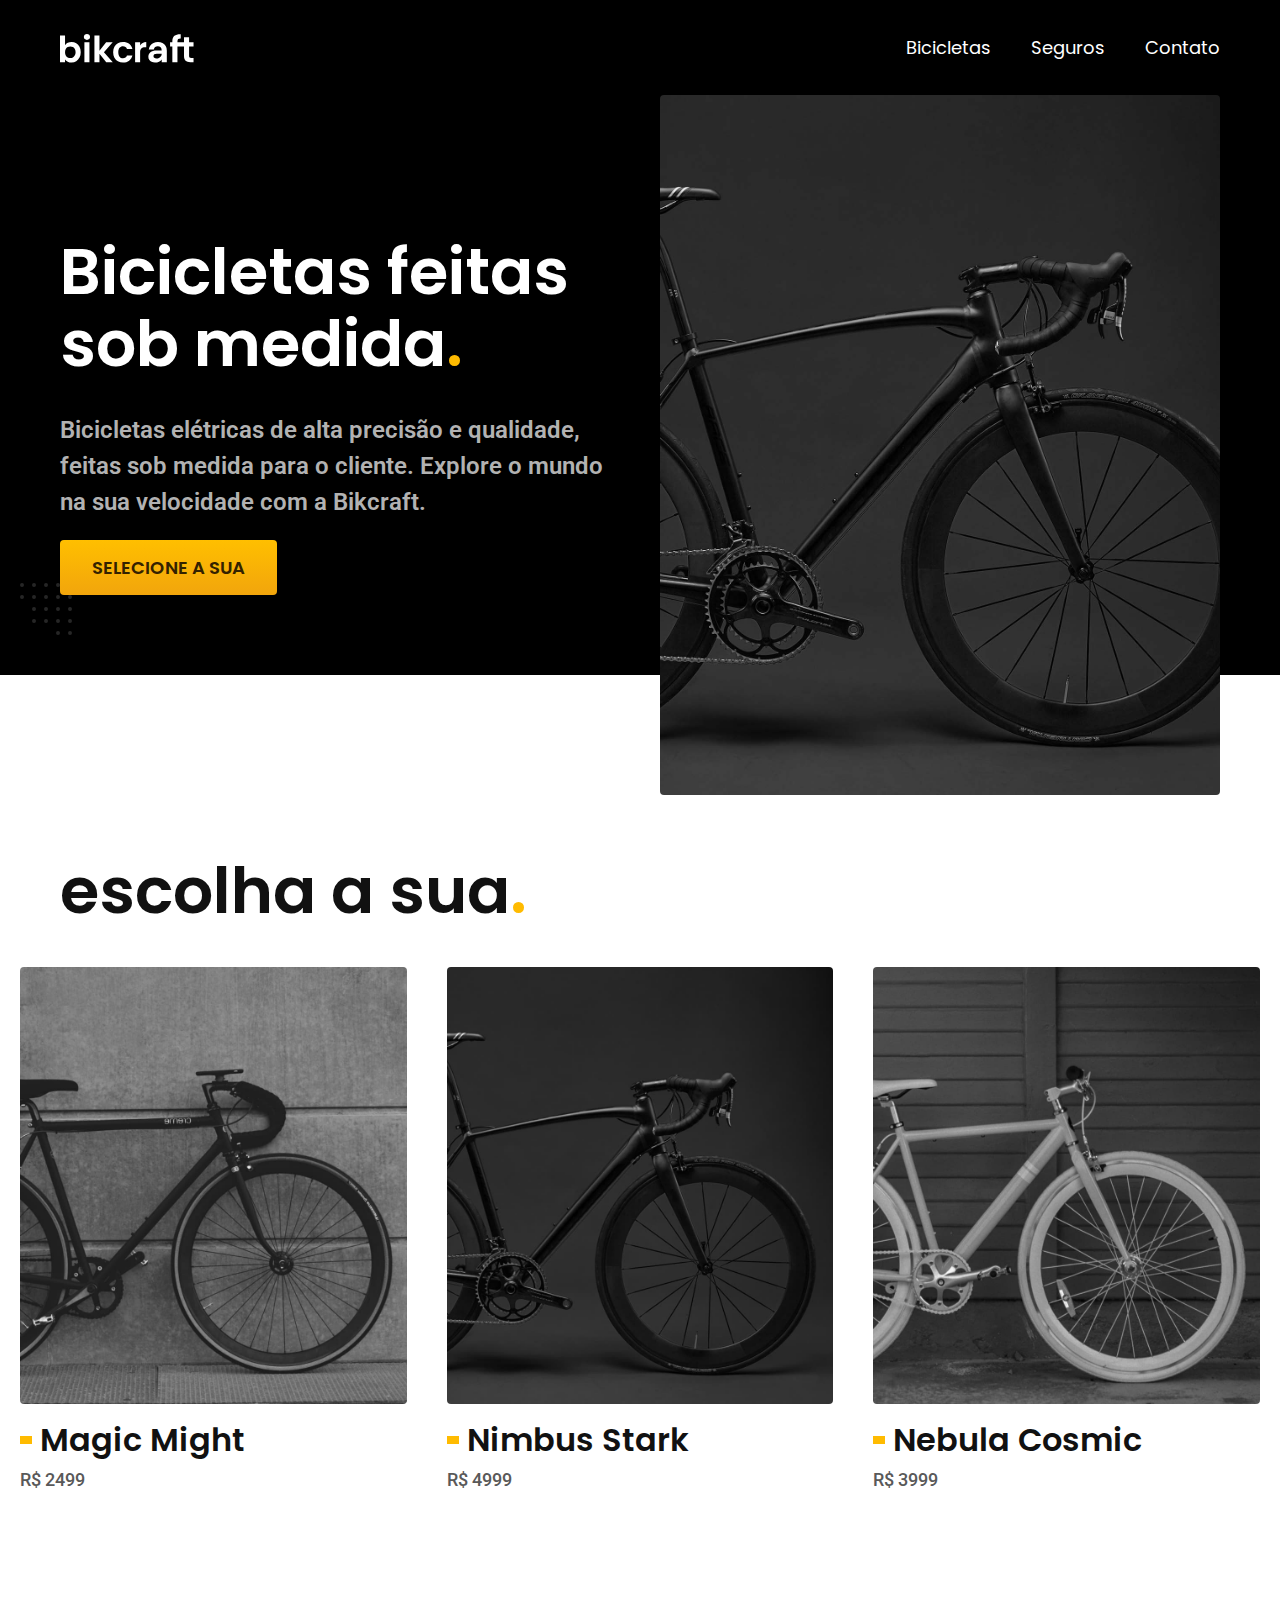
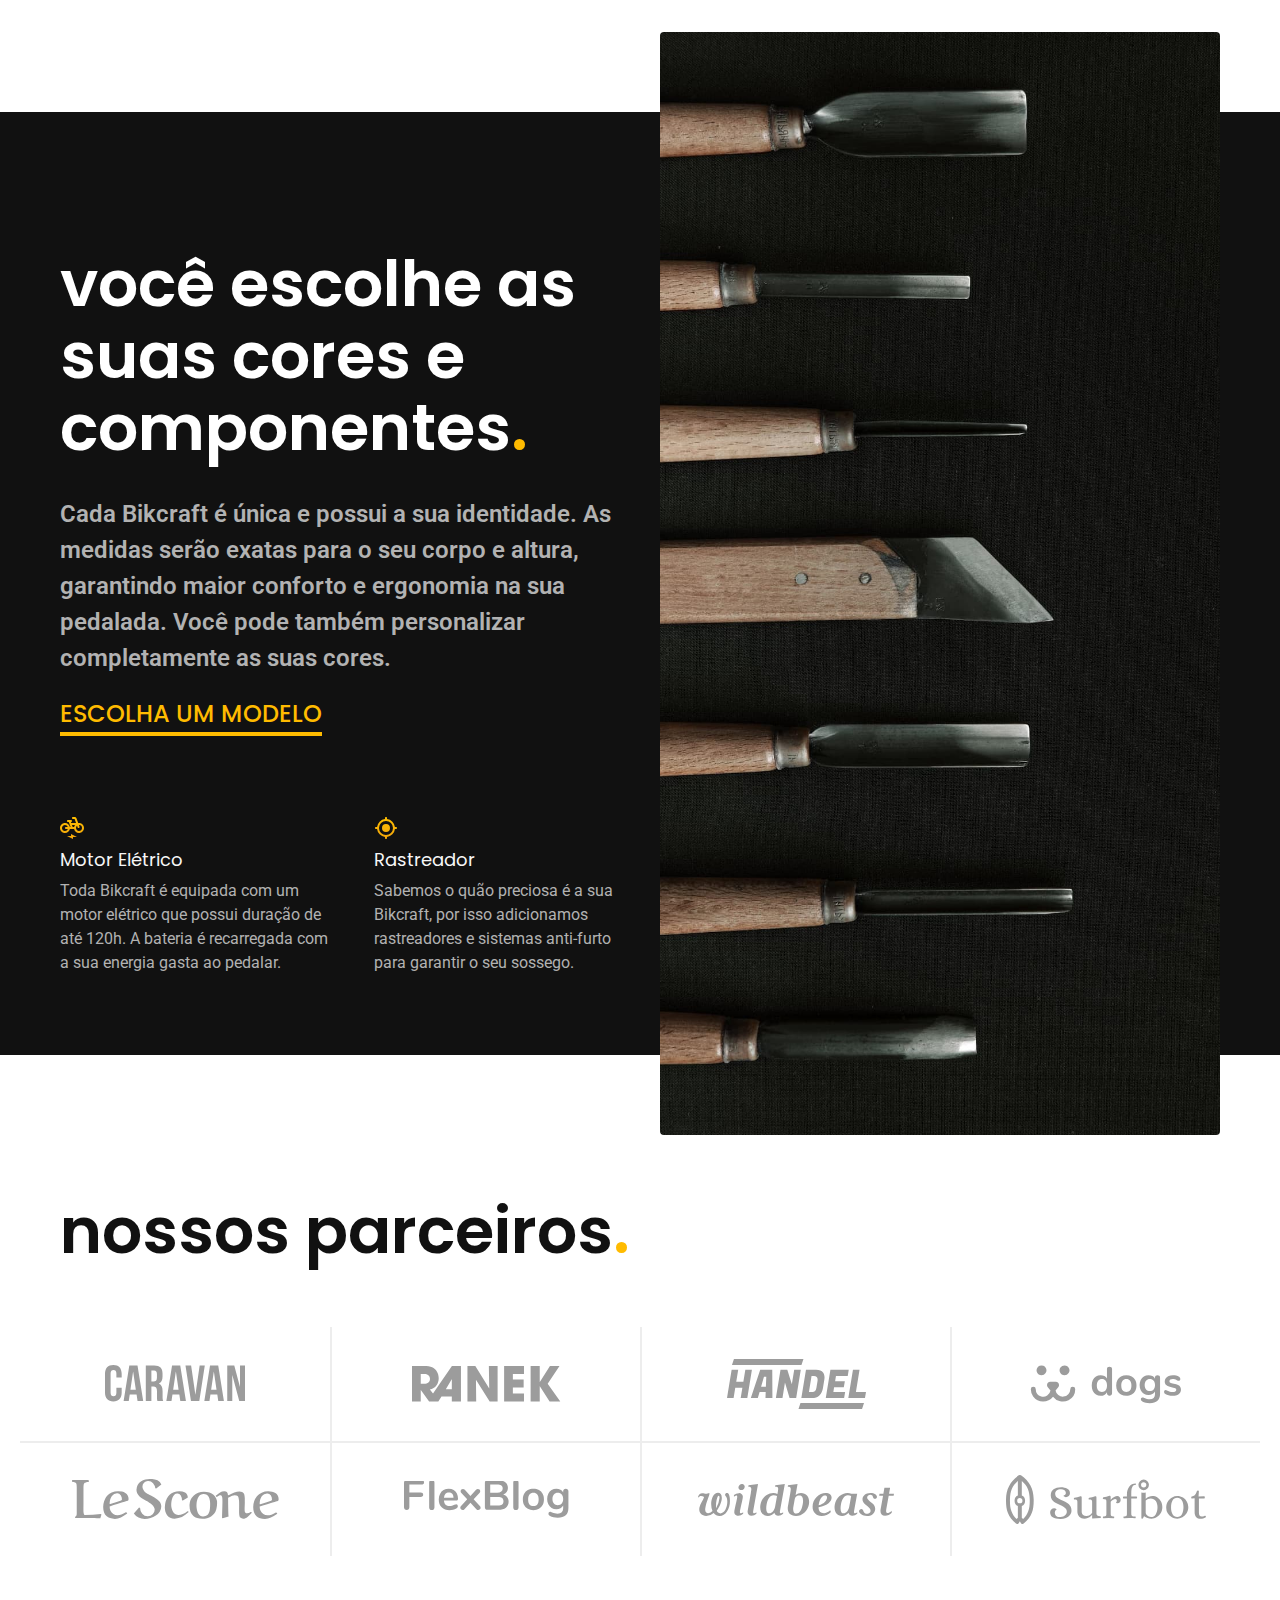
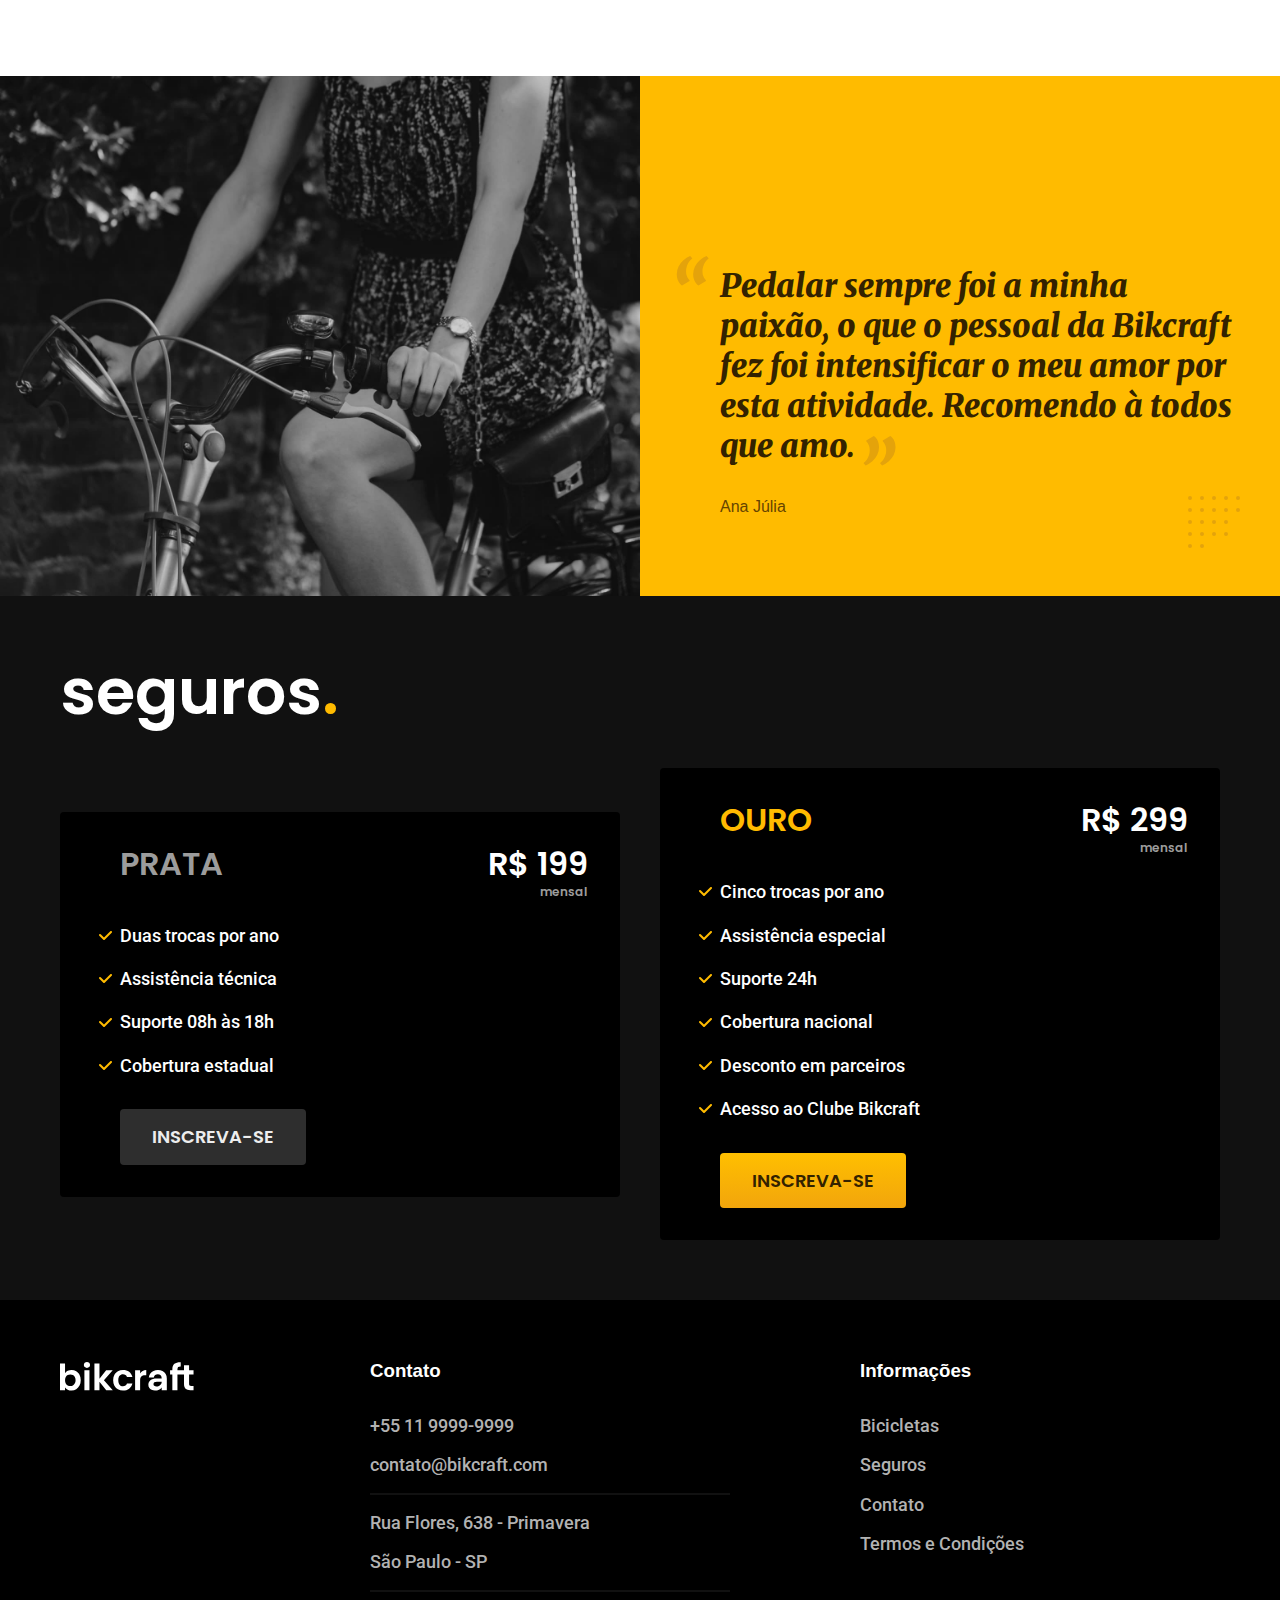
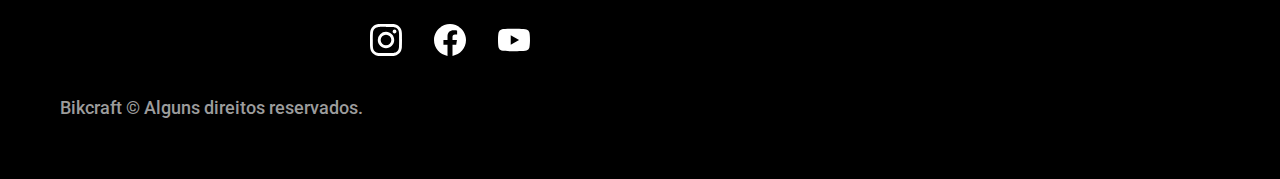
<file: index.html>
<!DOCTYPE html>
<html lang="pt-br">

<head>
  <meta charset="UTF-8">
  <meta http-equiv="X-UA-Compatible" content="IE=edge">
  <meta name="viewport" content="width=device-width, initial-scale=1.0">
  <title>Bikcraft - Bicicletas Elétricas</title>
  <link rel="icon" href="./assets/img/favicon.svg" type="image/svg+xml">
  <meta name="description" content="Bicicletas elétricas de alta precisão e qualidade,  feitas sob medida para o cliente. Explore o mundo na sua velocidade com a Bikcraft.">

  <!-- Antes de qualquer coisa tenha esse css carregado -->
  <link href="preload" href="./assets/css/style.css" as="style">
  <link href="./assets/css/style.css" rel="stylesheet">
  <!-- Fonts -->
  <link rel="preconnect" href="https://fonts.googleapis.com">
  <link rel="preconnect" href="https://fonts.gstatic.com" crossorigin>
  <link href="https://fonts.googleapis.com/css2?family=Merriweather:ital,wght@1,900&family=Poppins:wght@400;600&family=Roboto:wght@400;500&display=swap" rel="stylesheet">


  <script>document.documentElement.classList.add('js')</script>
</head>

<body>
  <header class="header__bg">
    <div class="header container">
      <a href="./">
        <img src="./assets/img/bikcraft.svg" width="136" height="32" alt="Bikcraft">
      </a>
      <nav arial-label="primaria">
        <ul class="header__menu font-1-m cor-0">
          <li><a href="./bicicletas.html">Bicicletas</a></li>
          <li><a href="./seguros.html">Seguros</a></li>
          <li><a href="./contato.html">Contato</a></li>
        </ul>
      </nav>
    </div>
  </header>

  <main class="introducao__bg">
    <div class="introducao container">
      <div class="introducao__conteudo">
        <h1 class="font-1-xxl" data-anime="200">Bicicletas feitas
          sob medida<span class="cor-p1">.</span></h1>
        <p class="font-2-l" data-anime="400">Bicicletas elétricas de alta precisão e qualidade, feitas sob medida para o cliente. Explore o mundo na sua velocidade com a Bikcraft.</p>
        <a class="botao" data-anime="600" href="./bicicletas.html">Selecione a sua</a>
      </div>

      <picture data-anime="800">
        <source media="(max-width: 800px)" srcset="./assets/img/bicicletas/nimbus.jpg">
        <img src="./assets/img/fotos/introducao.jpg" width="1280" height="1600" alt="Bicicleta elétrica preta">
      </picture>
    </div>
  </main>

  <article class="bicicletas__lista">
    <h2 class="container font-1-xxl">escolha a sua<span class="cor-p1">.</span></h2>

    <ul>
      <l1>
        <a href="./assets/bicicletas/magic.html">
          <img src="./assets/img/bicicletas/magic-home.jpg" width="920" height="1040" alt="Bicicleta preta">
          <h3 class="font-1-xl">Magic Might</h3>
          <span class="font-2-m cor-08">R$ 2499</span>
        </a>
      </l1>

      <l1>
        <a href="./assets/bicicletas/nimbus.html">
          <img src="./assets/img/bicicletas/nimbus-home.jpg" width="920" height="1040" alt="Bicicleta preta">
          <h3 class="font-1-xl">Nimbus Stark</h3>
          <span class="font-2-m cor-08">R$ 4999</span>
        </a>
      </l1>

      <l1>
        <a href="./assets/bicicletas/nebula.html">
          <img src="./assets/img/bicicletas/nebula-home.jpg" width="920" height="1040" alt="Bicicleta preta">
          <h3 class="font-1-xl">Nebula Cosmic</h3>
          <span class="font-2-m cor-08">R$ 3999</span>
        </a>
      </l1>
    </ul>
  </article>

  <article class="tecnologia__bg">
    <div class="tecnologia container">
      <div class="tecnologia__conteudo">
        <span class="font-2-l-b cor-5">Tecnologia Avançada</span>
        <h2 class="font-1-xxl cor-0">você escolhe as suas cores e componentes<span class="cor-p1">.</span></h2>
        <p class="font-2-l cor-05">Cada Bikcraft é única e possui a sua identidade. As medidas serão exatas para o seu corpo e altura, garantindo maior conforto e ergonomia na sua pedalada. Você pode também personalizar completamente as suas cores.</p>
        <a class="link" href="./bicicletas.html">Escolha um modelo</a>
        <div class="tecnologia__vantagens">
          <div>
            <img src="./assets/img/icones/eletrica.svg" width="24" height="24" alt="">
            <h3 class="font-1-m cor-01">Motor Elétrico</h3>
            <p class="font-2-s cor-05">Toda Bikcraft é equipada com um motor elétrico que possui duração de até 120h. A bateria é recarregada com a sua energia gasta ao pedalar.</p>
          </div>
          <div>
            <img src="./assets/img/icones/rastreador.svg" width="24" height="24" alt="">
            <h3 class="font-1-m cor-01">Rastreador</h3>
            <p class="font-2-s cor-05">Sabemos o quão preciosa é a sua Bikcraft, por isso adicionamos rastreadores e sistemas anti-furto para garantir o seu sossego.</p>
          </div>
        </div>
      </div>
      <div class=" tecnologia__imagem">
        <img src="./assets/img/fotos/tecnologia.jpg" width="1200" height="1920" alt="">
      </div>
    </div>
  </article>

  <section class="parceiros" arial-label="Nossos Parceiros">
    <h2 class="container font-1-xxl">nossos parceiros<span class="cor-p1">.</span></h2>

    <ul>
      <li><img src="./assets/img/parceiros/caravan.svg" width="140" height="38" alt="Caravan"></li>
      <li><img src="./assets/img/parceiros/ranek.svg" width="149" height="36" alt="Ranek"></li>
      <li><img src="./assets/img/parceiros/handel.svg" width="139" height="50" alt="Handel"></li>
      <li><img src="./assets/img/parceiros/dogs.svg" width="152" height="39" alt="Dogs"></li>
      <li><img src="./assets/img/parceiros/lescone.svg" width="208" height="41" alt="LeScone"></li>
      <li><img src="./assets/img/parceiros/flexblog.svg" width="165" height="38" alt="FlexBlog"></li>
      <li><img src="./assets/img/parceiros/wildbeast.svg" width="196" height="34" alt="Wildbeast"></li>
      <li><img src="./assets/img/parceiros/surfbot.svg" width="200" height="49" alt="Surfbot"></li>
    </ul>
  </section>

  <section class="depoimento" arial-label="Depoimento">
    <div>
      <img src="./assets/img/fotos/depoimento.jpg" width="1560" height="1360" alt="Pessoa pedalando uma bicicleta Bikcraft">
    </div>
    <div class="depoimento__conteudo">
      <blockquote class="font-1-xl cor-p5">
        <p>Pedalar sempre foi a minha paixão, o que o pessoal da Bikcraft fez foi intensificar o meu amor por esta atividade. Recomendo à todos que amo.</p>
      </blockquote>
      <span class="font-1m-b cor-p4">Ana Júlia</span>
    </div>
  </section>

  <article class="seguros__bg">
    <div class="seguros container">
      <h2 class="font-1-xxl cor-0">seguros<span class="cor-p1">.</span></h2>
      <div class="seguros__item">
        <h3 class="font-1-xl cor-06">PRATA</h3>
        <span class="font-1-xl cor-0">R$ 199 <span class="font-1-xs cor-06">mensal</span></span>
        <ul class="font-2-m cor-0">
          <li>Duas trocas por ano</li>
          <li>Assistência técnica</li>
          <li>Suporte 08h às 18h</li>
          <li>Cobertura estadual</li>
        </ul>
        <a class="botao secundario" href="./orcamento.html">Inscreva-se</a>
      </div>

      <div class="seguros__item">
        <h3 class="font-1-xl cor-p1">OURO</h3>
        <span class="font-1-xl cor-0">R$ 299 <span class="font-1-xs cor-06">mensal</span></span>
        <ul class="font-2-m cor-0">
          <li>Cinco trocas por ano</li>
          <li>Assistência especial</li>
          <li>Suporte 24h</li>
          <li>Cobertura nacional</li>
          <li>Desconto em parceiros</li>
          <li>Acesso ao Clube Bikcraft</li>
        </ul>
        <a class="botao" href="./orcamento.html">Inscreva-se</a>
      </div>
    </div>
  </article>

  <footer class="footer__bg">
    <div class="footer container">
      <img src="./assets/img/bikcraft.svg" width="136" height="32" alt="Bikcraft">
      <div class="footer__contato">
        <h3 class="font-2-1-b cor-0">Contato</h3>
        <ul class="font-2-m cor-05">
          <li><a href="tel:+55119999999">+55 11 9999-9999</a></li>
          <li><a href="mailto:contato@bikcraft.com">contato@bikcraft.com</a></li>
          <li>Rua Flores, 638 - Primavera</li>
          <li>São Paulo - SP</li>
        </ul>
        <div class="footer__redes">
          <a href="https://www.origamid.com/">
            <img src="./assets/img/redes/instagram.svg" width="32" height="32" alt="Instagram">
          </a>
          <a href="https://www.origamid.com/">
            <img src="./assets/img/redes/facebook.svg" width="32" height="32" alt="Facebook">
          </a>
          <a href="https://www.origamid.com/">
            <img src="./assets/img/redes/youtube.svg" width="32" height="32" alt="Youtube">
          </a>
        </div>
      </div>

      <div class="footer__informacoes">
        <h3 class="font-2-1-b cor-0">Informações</h3>
        <nav>
          <ul class="font-2-m cor-05">
            <li><a href="./bicicletas.html">Bicicletas</a></li>
            <li><a href="./seguros.html">Seguros</a></li>
            <li><a href="./contato.html">Contato</a></li>
            <li><a href="./termos.html">Termos e Condições</a></li>
          </ul>
        </nav>
      </div>
      <p class="footer__copy font-2-m cor-06">Bikcraft © Alguns direitos reservados.</p>
    </div>
  </footer>

  <script src="./assets/js/plugins/simple-anime.js"></script>
  <script src="./assets/js/script.js"></script>
</body>

</html>
</file>
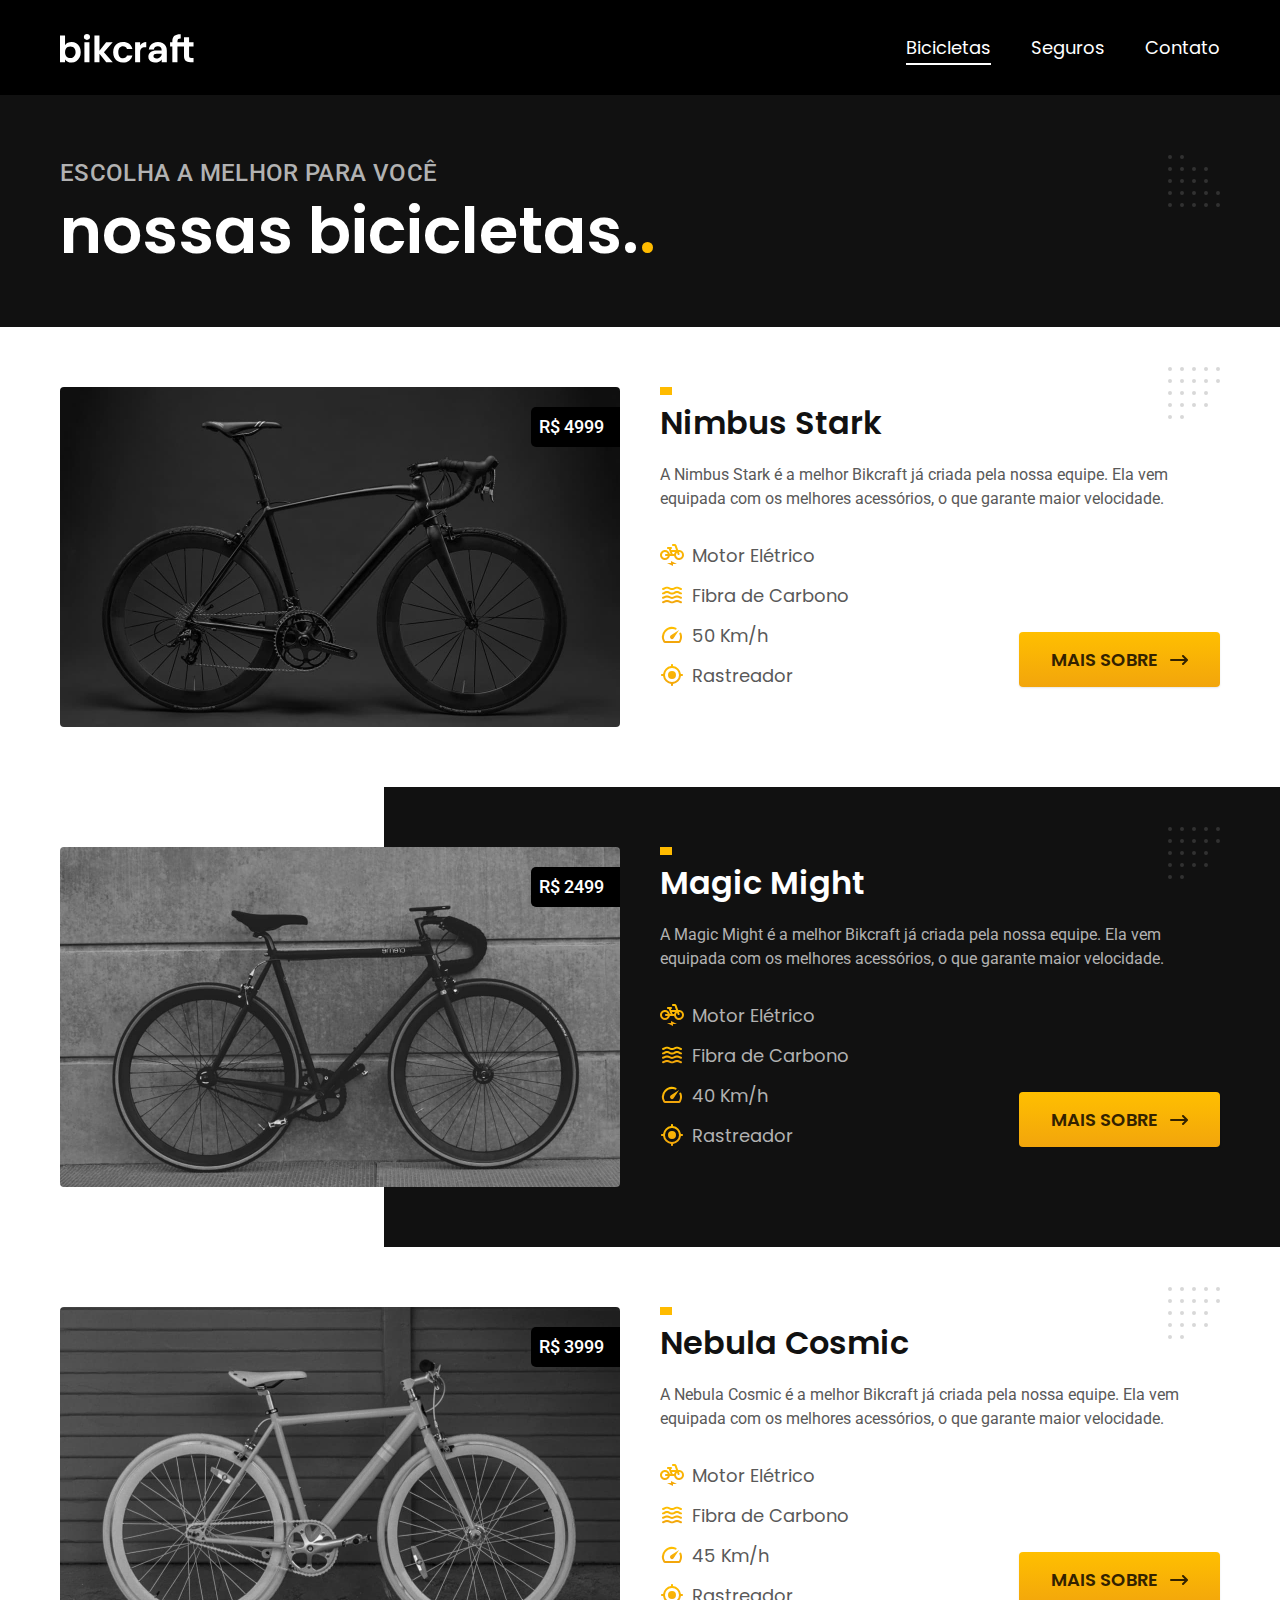
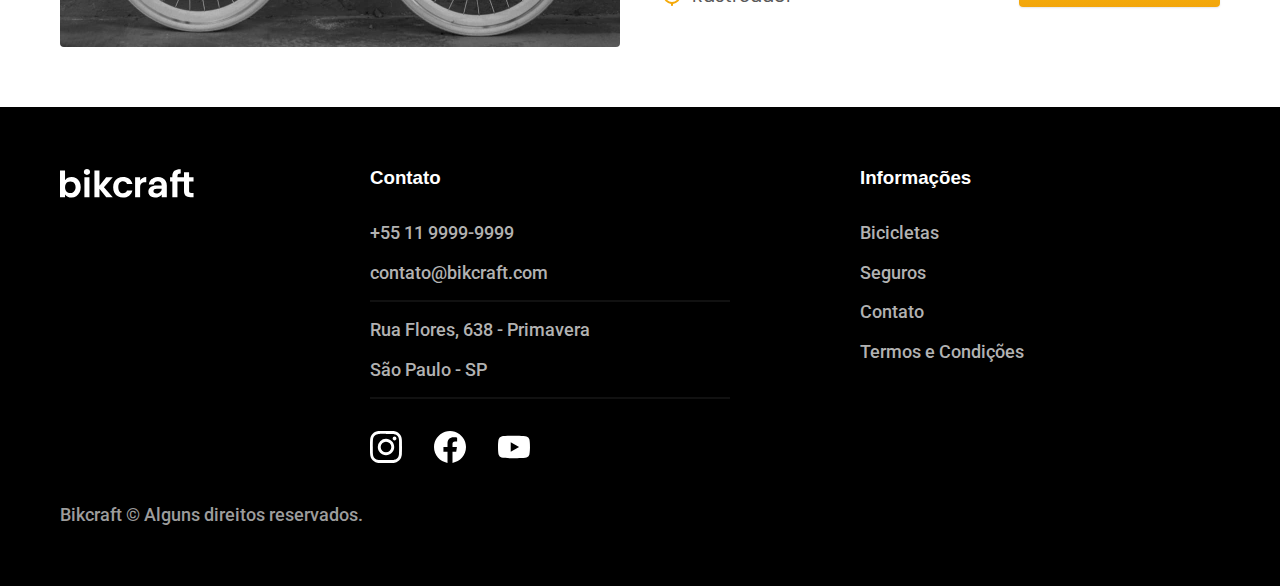
<file: bicicletas.html>
<!DOCTYPE html>
<html lang="pt-br">

<head>
  <meta charset="UTF-8">
  <meta http-equiv="X-UA-Compatible" content="IE=edge">
  <meta name="viewport" content="width=device-width, initial-scale=1.0">
  <title>Bicicletas | Bikcraft</title>
  <link rel="icon" href="./assets/img/favicon.svg" type="image/svg+xml">
  <meta name="description" content="Termos e Condições.">
  <link href="preload" href="./assets/css/style.css" as="style">
  <link href="./assets/css/style.css" rel="stylesheet">
  <link rel="preconnect" href="https://fonts.googleapis.com">
  <link rel="preconnect" href="https://fonts.gstatic.com" crossorigin>
  <link href="https://fonts.googleapis.com/css2?family=Merriweather:ital,wght@1,900&family=Poppins:wght@400;600&family=Roboto:wght@400;500&display=swap" rel="stylesheet">

  <script>document.documentElement.classList.add('js')</script>
</head>

<body id="bicicletas">
  <header class="header__bg">
    <div class="header container">
      <a href="./"><img src="./assets/img/bikcraft.svg" width="136" height="32" alt="Bikcraft">
      </a>
      <nav arial-label="primaria">
        <ul class="header__menu font-1-m cor-0">
          <li><a href="./bicicletas.html">Bicicletas</a></li>
          <li><a href="./seguros.html">Seguros</a></li>
          <li><a href="./contato.html">Contato</a></li>
        </ul>
      </nav>
    </div>
  </header>

  <main>
    <div class="titulo__bg">
      <div class="titulo container">
        <p class="font-2-l-b cor-05">Escolha a melhor para você</p>
        <h1 class="font-1-xxl cor-0">nossas bicicletas.<span class="cor-p1">.</span></h1>
      </div>
    </div>

    <div class="bicicletas container">
      <div class="bicicletas__imagem">
        <img src="./assets/img/bicicletas/nimbus.jpg" width="1120" height="680" alt="Bicicleta Preta">
        <span class="font-2-m cor-0">R$ 4999</span>
      </div>
      <div class="bicicletas__conteudo">
        <h2 class="font-1-xl">Nimbus Stark</h2>
        <p class="font-2-s cor-08">A Nimbus Stark é a melhor Bikcraft já criada pela nossa equipe. Ela vem equipada com os melhores acessórios, o que garante maior velocidade.</p>
        <ul class="font-1-m cor-08">
          <li>
            <img src="./assets/img/icones/eletrica.svg" width="32" height="32" alt="">
            Motor Elétrico
          </li>
          <li>
            <img src="./assets/img/icones/carbono.svg" width="32" height="32" alt="">
            Fibra de Carbono
          </li>
          <li>
            <img src="./assets/img/icones/velocidade.svg" width="32" height="32" alt="">
            50 Km/h
          </li>
          <li>
            <img src="./assets/img/icones/rastreador.svg" width="32" height="32" alt="">
            Rastreador
          </li>
        </ul>
        <a class="botao seta" href="./assets/bicicletas/nimbus.html">Mais Sobre</a>
      </div>
    </div>

    <div class="bicicletas__bg">
      <div class="bicicletas container">
        <div class="bicicletas__imagem">
          <img src="./assets/img/bicicletas/magic.jpg" width="1120" height="680" alt="Bicicleta Preta">
          <span class="font-2-m cor-0">R$ 2499</span>
        </div>
        <div class="bicicletas__conteudo">
          <h2 class="font-1-xl cor-0">Magic Might</h2>
          <p class="font-2-s cor-05">A Magic Might é a melhor Bikcraft já criada pela nossa equipe. Ela vem equipada com os melhores acessórios, o que garante maior velocidade.</p>
          <ul class="font-1-m cor-05">
            <li>
              <img src="./assets/img/icones/eletrica.svg" width="32" height="32" alt="">
              Motor Elétrico
            </li>
            <li>
              <img src="./assets/img/icones/carbono.svg" width="32" height="32" alt="">
              Fibra de Carbono
            </li>
            <li>
              <img src="./assets/img/icones/velocidade.svg" width="32" height="32" alt="">
              40 Km/h
            </li>
            <li>
              <img src="./assets/img/icones/rastreador.svg" width="32" height="32" alt="">
              Rastreador
            </li>
          </ul>
          <a class="botao seta" href="./assets/bicicletas/magic.html">Mais Sobre</a>
        </div>
      </div>
    </div>

    <div class="bicicletas container">
      <div class="bicicletas__imagem">
        <img src="./assets/img/bicicletas/nebula.jpg" width="1120" height="680" alt="Bicicleta Preta">
        <span class="font-2-m cor-0">R$ 3999</span>
      </div>
      <div class="bicicletas__conteudo">
        <h2 class="font-1-xl">Nebula Cosmic</h2>
        <p class="font-2-s cor-08">A Nebula Cosmic é a melhor Bikcraft já criada pela nossa equipe. Ela vem equipada com os melhores acessórios, o que garante maior velocidade.</p>
        <ul class="font-1-m cor-08">
          <li>
            <img src="./assets/img/icones/eletrica.svg" width="32" height="32" alt="">
            Motor Elétrico
          </li>
          <li>
            <img src="./assets/img/icones/carbono.svg" width="32" height="32" alt="">
            Fibra de Carbono
          </li>
          <li>
            <img src="./assets/img/icones/velocidade.svg" width="32" height="32" alt="">
            45 Km/h
          </li>
          <li>
            <img src="./assets/img/icones/rastreador.svg" width="32" height="32" alt="">
            Rastreador
          </li>
        </ul>
        <a class="botao seta" href="./assets/bicicletas/nebula.html">Mais Sobre</a>
      </div>
    </div>
  </main>

  <footer class="footer__bg">
    <div class="footer container">
      <img src="./assets/img/bikcraft.svg" width="136" height="136" alt="Bikcraft">
      <div class="footer__contato">
        <h3 class="font-2-1-b cor-0">Contato</h3>
        <ul class="font-2-m cor-05">
          <li><a href="tel:+55119999999">+55 11 9999-9999</a></li>
          <li><a href="mailto:contato@bikcraft.com">contato@bikcraft.com</a></li>
          <li>Rua Flores, 638 - Primavera</li>
          <li>São Paulo - SP</li>
        </ul>
        <div class="footer__redes">
          <a href="https://www.origamid.com/">
            <img src="./assets/img/redes/instagram.svg" width="32" height="32" alt="Instagram">
          </a>
          <a href="https://www.origamid.com/">
            <img src="./assets/img/redes/facebook.svg" width="32" height="32" alt="Facebook">
          </a>
          <a href="https://www.origamid.com/">
            <img src="./assets/img/redes/youtube.svg" width="32" height="32" alt="Youtube">
          </a>
        </div>
      </div>

      <div class="footer__informacoes">
        <h3 class="font-2-1-b cor-0">Informações</h3>
        <nav>
          <ul class="font-2-m cor-05">
            <li><a href="./bicicletas.html">Bicicletas</a></li>
            <li><a href="./seguros.html">Seguros</a></li>
            <li><a href="./bicicletas.html">Contato</a></li>
            <li><a href="./termos.html">Termos e Condições</a></li>
          </ul>
        </nav>
      </div>
      <p class="footer__copy font-2-m cor-06">Bikcraft © Alguns direitos reservados.</p>
    </div>
  </footer>
  <script src="./assets/js/script.js"></script>
</body>

</html>
</file>
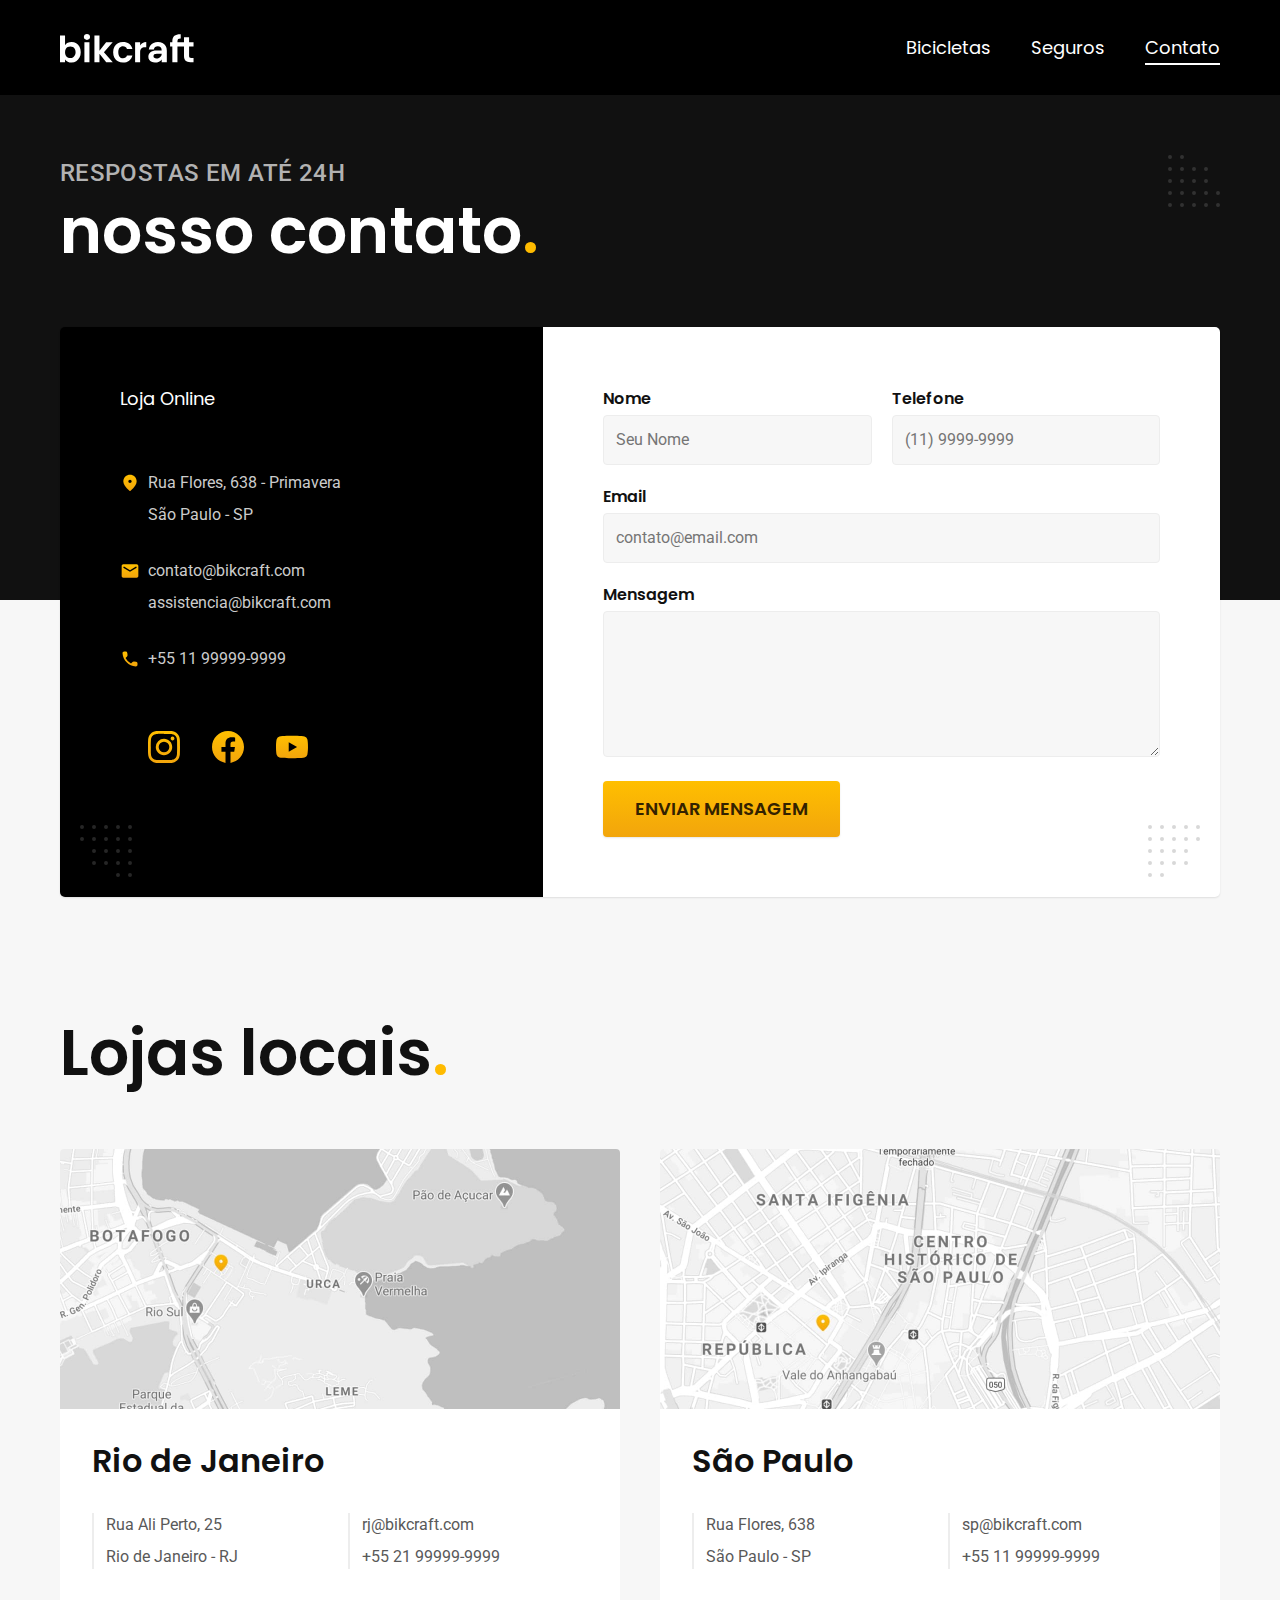
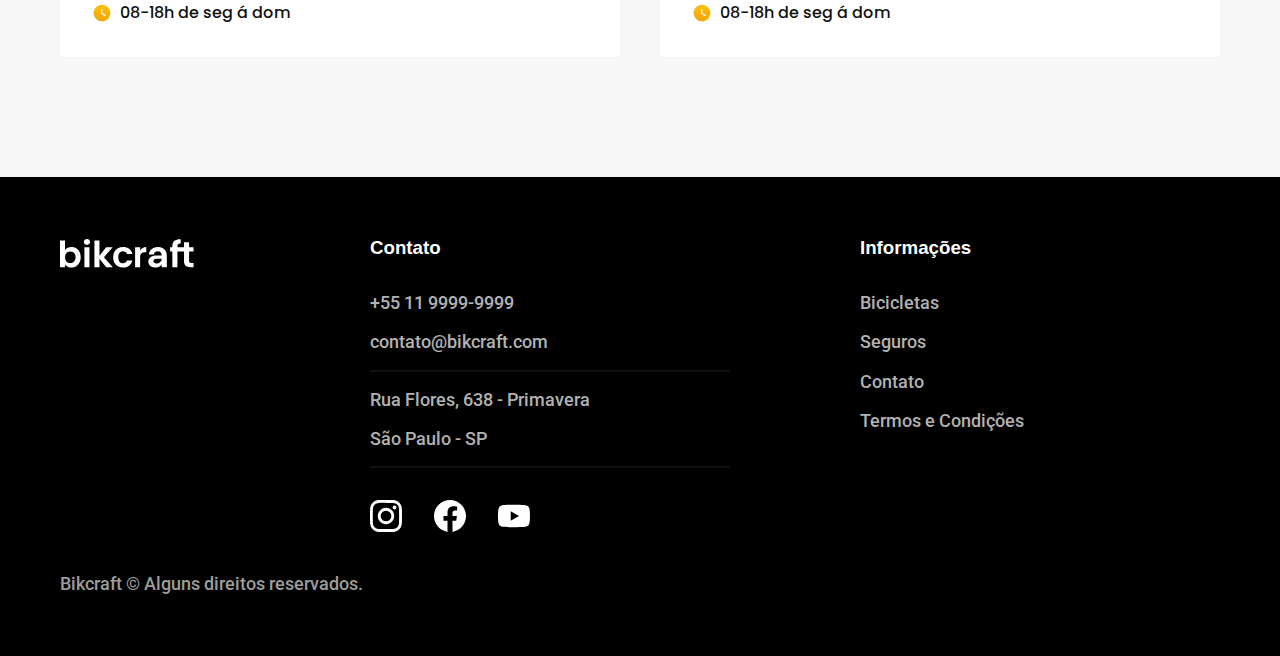
<file: contato.html>
<!DOCTYPE html>
<html lang="pt-br">

<head>
  <meta charset="UTF-8">
  <meta http-equiv="X-UA-Compatible" content="IE=edge">
  <meta name="viewport" content="width=device-width, initial-scale=1.0">
  <title>Contato | Bikcraft</title>
  <link rel="icon" href="./assets/img/favicon.svg" type="image/svg+xml">
  <meta name="description" content="Contato.">
  <link href="preload" href="./assets/css/style.css" as="style">
  <link href="./assets/css/style.css" rel="stylesheet">
  <link rel="preconnect" href="https://fonts.googleapis.com">
  <link rel="preconnect" href="https://fonts.gstatic.com" crossorigin>
  <link href="https://fonts.googleapis.com/css2?family=Merriweather:ital,wght@1,900&family=Poppins:wght@400;600&family=Roboto:wght@400;500&display=swap" rel="stylesheet">

  <script>document.documentElement.classList.add('js')</script>
</head>

<body id="contato">
  <header class="header__bg">
    <div class="header container">
      <a href="./"><img src="./assets/img/bikcraft.svg" width="136" height="32" alt="Bikcraft">
      </a>
      <nav arial-label="primaria">
        <ul class="header__menu font-1-m cor-0">
          <li><a href="./bicicletas.html">Bicicletas</a></li>
          <li><a href="./seguros.html">Seguros</a></li>
          <li><a href="./contato.html">Contato</a></li>
        </ul>
      </nav>
    </div>
  </header>

  <main>
    <div class="titulo__bg">
      <div class="titulo container">
        <p class="font-2-l-b cor-05">Respostas em até 24h</p>
        <h1 class="font-1-xxl cor-0">nosso contato<span class="cor-p1">.</span></h1>
      </div>
    </div>

    <div class="contato container">
      <section class="contato__dados" arial-label="Endereço">
        <h2 class="font-1-m cor-0">Loja Online</h2>
        <div class="contato__endereco font-2-s cor-04">
          <p>Rua Flores, 638 - Primavera</p>
          <p>São Paulo - SP</p>
        </div>
        <address class="contato__meios font-2-s cor-04">
          <a href="mailto:contato@bikcraft.com">contato@bikcraft.com</a>
          <a href="mailto:assistencia@bikcraft.com">assistencia@bikcraft.com</a>
          <a href="tel:+55119999999">+55 11 99999-9999</a>
        </address>
        <div class="contato__redes">
          <a href="https://www.origamid.com/">
            <img src="./assets/img/redes/instagram-p.svg" width="32" height="32" alt="Instagram">
          </a>
          <a href="https://www.origamid.com/">
            <img src="./assets/img/redes/facebook-p.svg" width="32" height="32" width="32" height="32" alt="Facebook">
          </a>
          <a href="https://www.origamid.com/">
            <img src="./assets/img/redes/youtube-p.svg" width="32" height="32" alt="Youtube">
          </a>
        </div>
      </section>

      <section class="contato__formulario" arial-label="Formulário">
        <form class="form" action="./contato.html">
          <div>
            <label for="nome">Nome</label>
            <input type="text" id="nome" name="nome" placeholder="Seu Nome">
          </div>

          <div>
            <label for="telefone">Telefone</label>
            <input type="text" id="telefone" name="telefone" placeholder="(11) 9999-9999">
          </div>

          <div class="col__2">
            <label for="email">Email</label>
            <input type="email" id="email" name="email" placeholder="contato@email.com">
          </div>

          <div class="col__2">
            <label for="mensagem">Mensagem</label>
            <textarea rows="5" id="mensagem" name="mensagem" placeholder="O que você precisa?">
            </textarea>
          </div>
          <button class="botao col__2">Enviar Mensagem</button>
        </form>
      </section>
    </div>
  </main>

  <article class="lojas container">
    <h2 class="font-1-xxl">Lojas locais<span class="cor-p1">.</span></h2>
    <div class="lojas__item">
      <img src="./assets/img/lojas/rj.jpg" width="1120" height="520" alt="mapa marcando o endereço em Rua Ali Perto, 25 - Rio de Janeiro - RJ">
      <div class="lojas__conteudo">
        <h3 class="font-1-xl">Rio de Janeiro</h3>
        <div class="lojas__dados font-2-s cor-08">
          <p>Rua Ali Perto, 25</p>
          <p>Rio de Janeiro - RJ</p>
        </div>
        <div class="lojas__dados font-2-s cor-08">
          <a href="mailto:rj@bikcraft.com">rj@bikcraft.com</a>
          <a href="tel:+55119999999">+55 21 99999-9999</a>
        </div>
        <p class="lojas__tempo font-1-s"> <img src="./assets/img/icones/horario.svg" width="20" height="20" alt="">08-18h de seg á dom</p>
      </div>
    </div>

    <div class="lojas__item">
      <img src="./assets/img/lojas/sp.jpg" width="1120" height="520" alt="mapa marcando o endereço em Rua Flores, 638 - São Paulo - SP">
      <div class="lojas__conteudo">
        <h3 class="font-1-xl">São Paulo</h3>
        <div class="lojas__dados font-2-s cor-08">
          <p>Rua Flores, 638</p>
          <p>São Paulo - SP</p>
        </div>
        <div class="lojas__dados font-2-s cor-08">
          <a href="mailto:rj@bikcraft.com">sp@bikcraft.com</a>
          <a href="tel:+55119999999">+55 11 99999-9999</a>
        </div>
        <p class="lojas__tempo font-1-s"><img src="./assets/img/icones/horario.svg" width="20" height="20" alt="">08-18h de seg á dom</p>
      </div>
    </div>
  </article>

  <footer class="footer__bg">
    <div class="footer container">
      <img src="./assets/img/bikcraft.svg" width="136" height="32" alt="Bikcraft">
      <div class="footer__contato">
        <h3 class="font-2-1-b cor-0">Contato</h3>
        <ul class="font-2-m cor-05">
          <li><a href="tel:+55119999999">+55 11 9999-9999</a></li>
          <li><a href="mailto:contato@bikcraft.com">contato@bikcraft.com</a></li>
          <li>Rua Flores, 638 - Primavera</li>
          <li>São Paulo - SP</li>
        </ul>
        <div class="footer__redes">
          <a href="https://www.origamid.com/">
            <img src="./assets/img/redes/instagram.svg" width="32" height="32" alt="Instagram">
          </a>
          <a href="https://www.origamid.com/">
            <img src="./assets/img/redes/facebook.svg" width="32" height="32" alt="Facebook">
          </a>
          <a href="https://www.origamid.com/">
            <img src="./assets/img/redes/youtube.svg" width="32" height="32" alt="Youtube">
          </a>
        </div>
      </div>

      <div class="footer__informacoes">
        <h3 class="font-2-1-b cor-0">Informações</h3>
        <nav>
          <ul class="font-2-m cor-05">
            <li><a href="./bicicletas.html">Bicicletas</a></li>
            <li><a href="./seguros.html">Seguros</a></li>
            <li><a href="./contato.html">Contato</a></li>
            <li><a href="./termos.html">Termos e Condições</a></li>
          </ul>
        </nav>
      </div>
      <p class="footer__copy font-2-m cor-06">Bikcraft © Alguns direitos reservados.</p>
    </div>
  </footer>
  <script src="./assets/js/script.js"></script>
</body>

</html>
</file>
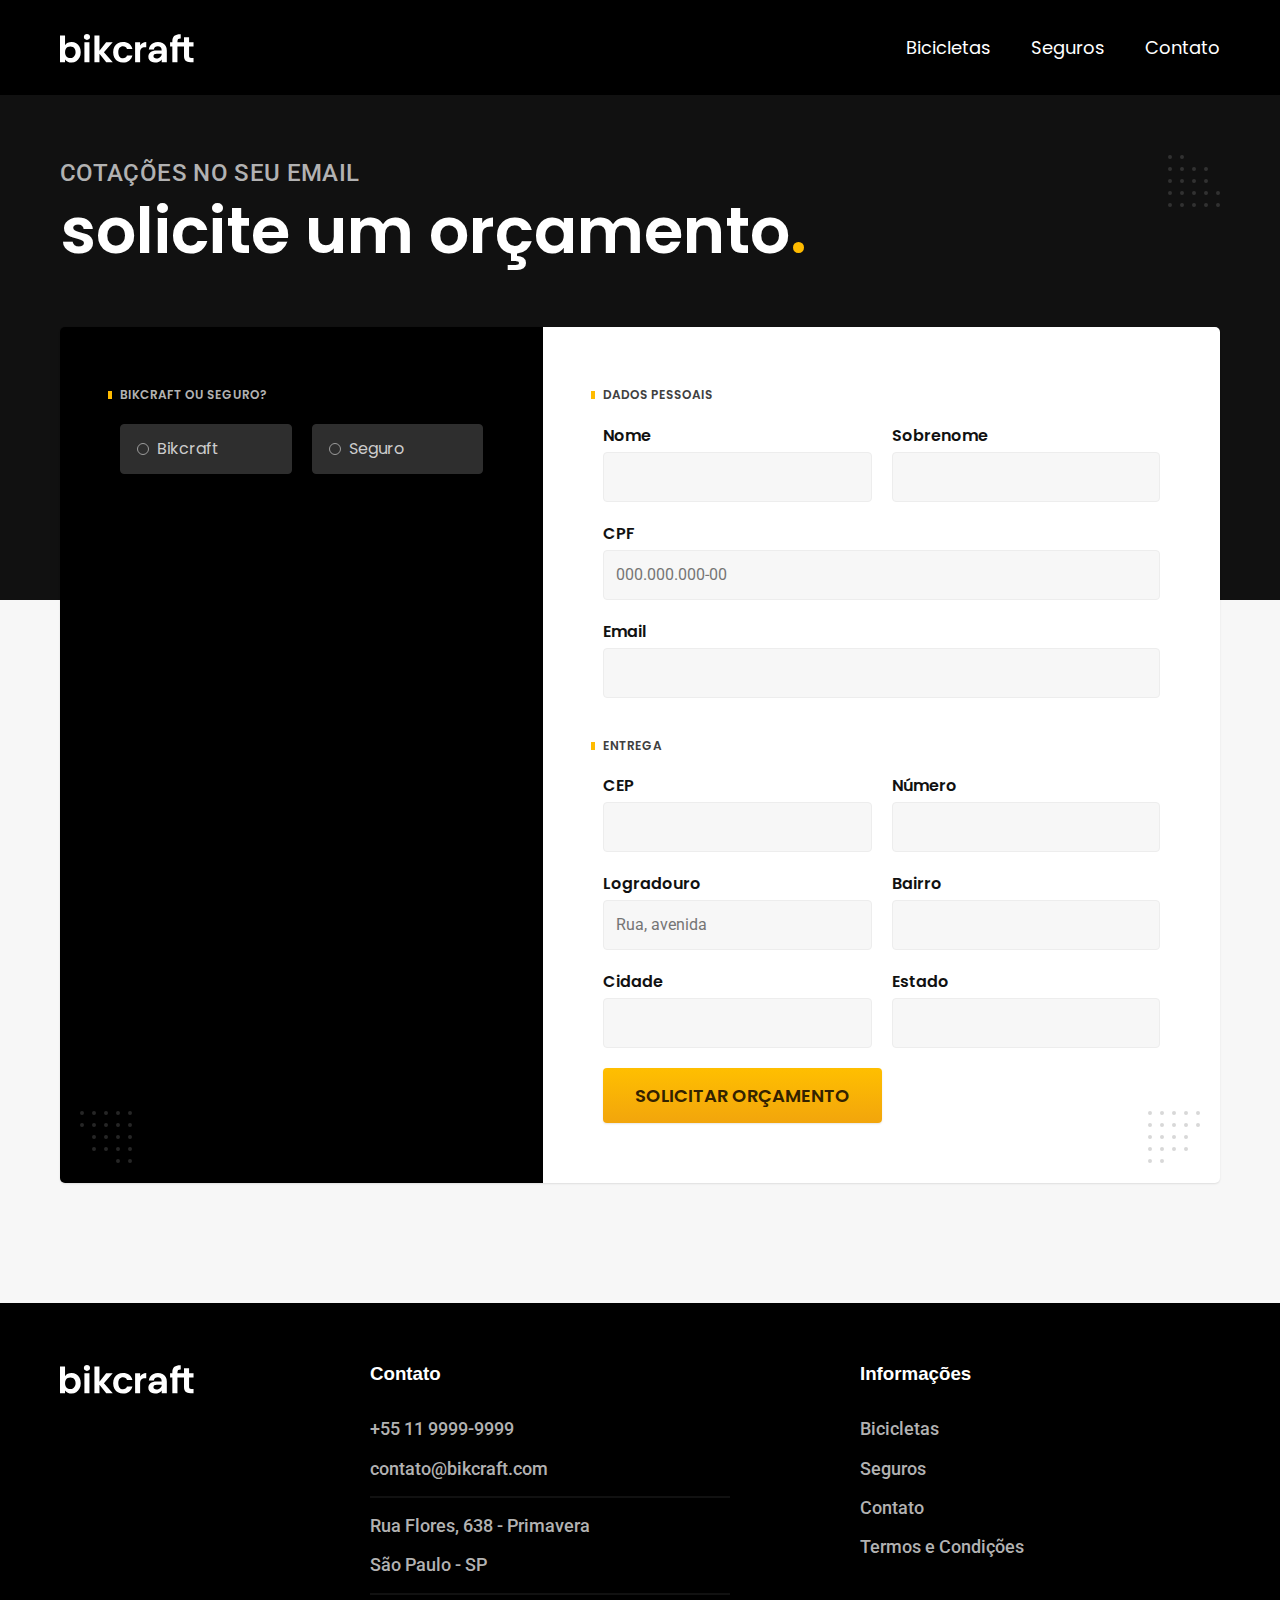
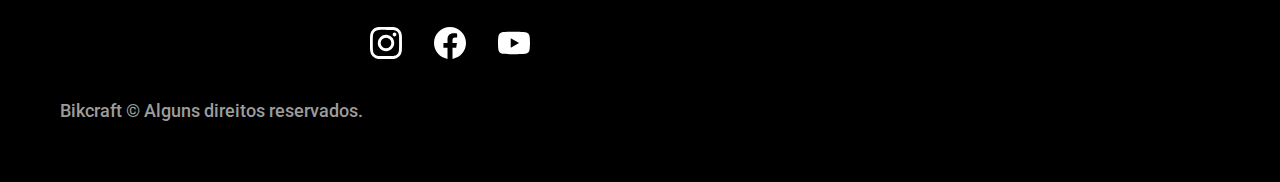
<file: orcamento.html>
<!DOCTYPE html>
<html lang="pt-br">

<head>
  <meta charset="UTF-8">
  <meta http-equiv="X-UA-Compatible" content="IE=edge">
  <meta name="viewport" content="width=device-width, initial-scale=1.0">
  <title>Orçamento | Bikcraft</title>
  <link rel="icon" href="./assets/img/favicon.svg" type="image/svg+xml">
  <meta name="description" content="Orçamento.">
  <link href="preload" href="./assets/css/style.css" as="style">
  <link href="./assets/css/style.css" rel="stylesheet">
  <link rel="preconnect" href="https://fonts.googleapis.com">
  <link rel="preconnect" href="https://fonts.gstatic.com" crossorigin>
  <link href="https://fonts.googleapis.com/css2?family=Merriweather:ital,wght@1,900&family=Poppins:wght@400;600&family=Roboto:wght@400;500&display=swap" rel="stylesheet">

  <script>document.documentElement.classList.add('js')</script>
</head>

<body id="orcamento">
  <header class="header__bg">
    <div class="header container">
      <a href="./"><img src="./assets/img/bikcraft.svg" width="136" height="32" alt="Bikcraft">
      </a>
      <nav arial-label="primaria">
        <ul class="header__menu font-1-m cor-0">
          <li><a href="./bicicletas.html">Bicicletas</a></li>
          <li><a href="./seguros.html">Seguros</a></li>
          <li><a href="./contato.html">Contato</a></li>
        </ul>
      </nav>
    </div>
  </header>

  <main>
    <div class="titulo__bg">
      <div class="titulo container">
        <p class="font-2-l-b cor-05">Cotações no seu email</p>
        <h1 class="font-1-xxl cor-0">solicite um orçamento<span class="cor-p1">.</span></h1>
      </div>
    </div>

    <form class="orcamento container" action="">
      <div class="orcamento__produto">
        <h2 class="font-1-xs cor-05">Bikcraft ou Seguro?</h2>

        <input type="radio" name="tipo" value="bikcraft" id="bikcraft">
        <label for="bikcraft">Bikcraft</label>

        <input type="radio" name="tipo" value="seguro" id="seguro">
        <label for="seguro">Seguro</label>

        <div class="orcamento__conteudo" id="orcamento__bikcraft">
          <h2 class="font-1-xs cor-05">Escolha a sua</h2>

          <input type="radio" name="produto" value="nimbus" id="nimbus">
          <label for="nimbus">Nimbus Stark <span>R$ 4999</span></label>
          <div class="orcamento__detalhes">
            <ul class="font-1-xs cor-08">
              <li><img src="./assets/img/icones/eletrica.svg" width="32" height="32" alt="">Motor Elétrico</li>
              <li><img src="./assets/img/icones/carbono.svg" width="32" height="32" alt="">Fibra de Carbono</li>
              <li><img src="./assets/img/icones/velocidade.svg" width="32" height="32" alt="">50 km/h</li>
              <li><img src="./assets/img/icones/rastreador.svg" width="32" height="32" alt="">Rastreador</li>
            </ul>
            <img src="./assets/img/bicicletas/nimbus.jpg" width="1120" height="680" alt="Bicicleta preta">
          </div>

          <input type="radio" name="produto" value="magic" id="magic">
          <label for="magic">Magic Might <span>R$ 2499</span></label>
          <div class="orcamento__detalhes">
            <ul class="font-1-xs cor-08">
              <li><img src="./assets/img/icones/eletrica.svg" width="32" height="32" alt="">Motor Elétrico</li>
              <li><img src="./assets/img/icones/carbono.svg" width="32" height="32" alt="">Fibra de Carbono</li>
              <li><img src="./assets/img/icones/velocidade.svg" width="32" height="32" alt="">45 km/h</li>
              <li><img src="./assets/img/icones/rastreador.svg" width="32" height="32" alt="">Rastreador</li>
            </ul>
            <img src="./assets/img/bicicletas/magic.jpg" width="1120" height="680" alt="Bicicleta preta">
          </div>

          <input type="radio" name="produto" value="nebula" id="nebula">
          <label for="nebula">Nebula Cosmic <span>R$ 3999</span></label>
          <div class="orcamento__detalhes">
            <ul class="font-1-xs cor-08">
              <li><img src="./assets/img/icones/eletrica.svg" width="32" height="32" alt="">Motor Elétrico</li>
              <li><img src="./assets/img/icones/carbono.svg" width="32" height="32" alt="">Fibra de Carbono</li>
              <li><img src="./assets/img/icones/velocidade.svg" width="32" height="32" alt="">40 km/h</li>
              <li><img src="./assets/img/icones/rastreador.svg" width="32" height="32" alt="">Rastreador</li>
            </ul>
            <img src="./assets/img/bicicletas/nebula.jpg" width="1120" height="680" alt="Bicicleta Branca">
          </div>
        </div>

        <div class="orcamento__conteudo" id="orcamento__seguro">
          <h2 class="font-1-xs cor-05">Escolha o plano</h2>

          <input type="radio" name="produto" value="prata" id="prata">
          <label for="prata">Prata <span>R$ 199</span></label>

          <input type="radio" name="produto" value="ouro" id="ouro">
          <label for="ouro">Ouro <span>R$ 299</span></label>
        </div>
      </div>
      <div class="orcamento__dados form">
        <h2 class="font-1-xs cor-09 col__2">dados pessoais</h2>
        <div>
          <label for="nome">Nome</label>
          <input type="text" id="nome" name="nome">
        </div>

        <div>
          <label for="sobrenome">Sobrenome</label>
          <input type="text" id="sobrenome" name="sobrenome">
        </div>

        <div class="col__2">
          <label for="cpf">CPF</label>
          <input type="text" id="cpf" name="cpf" placeholder="000.000.000-00">
        </div>


        <div class="col__2">
          <label for="email">Email</label>
          <input type="email" id="email" name="email">
        </div>
        <h2 class="font-1-xs cor-09 col__2">entrega</h2>
        <div>
          <label for="cep">CEP</label>
          <input type="text" id="cep" name="cep">
        </div>
        <div>
          <label for="numero">Número</label>
          <input type="text" id="numero" name="numero">
        </div>
        <div>
          <label for="logradouro">Logradouro</label>
          <input type="text" id="logradouro" name="logradouro" placeholder="Rua, avenida">
        </div>
        <div>
          <label for="bairro">Bairro</label>
          <input type="text" id="bairro" name="bairro">
        </div>
        <div>
          <label for="cidade">Cidade</label>
          <input type="text" id="cidade" name="cidade">
        </div>
        <div>
          <label for="estado">Estado</label>
          <input type="text" id="estado" name="estado">
        </div>
        <button class="botao col__2">Solicitar Orçamento</button>
      </div>
    </form>
  </main>

  <footer class="footer__bg">
    <div class="footer container">
      <img src="./assets/img/bikcraft.svg" alt="Bikcraft">
      <div class="footer__contato">
        <h3 class="font-2-1-b cor-0">Contato</h3>
        <ul class="font-2-m cor-05">
          <li><a href="tel:+55119999999">+55 11 9999-9999</a></li>
          <li><a href="mailto:contato@bikcraft.com">contato@bikcraft.com</a></li>
          <li>Rua Flores, 638 - Primavera</li>
          <li>São Paulo - SP</li>
        </ul>
        <div class="footer__redes">
          <a href="https://www.origamid.com/">
            <img src="./assets/img/redes/instagram.svg" width="32" height="32" alt="Instagram">
          </a>
          <a href="https://www.origamid.com/">
            <img src="./assets/img/redes/facebook.svg" width="32" height="32" alt="Facebook">
          </a>
          <a href="https://www.origamid.com/">
            <img src="./assets/img/redes/youtube.svg" width="32" height="32" alt="Youtube">
          </a>
        </div>
      </div>

      <div class="footer__informacoes">
        <h3 class="font-2-1-b cor-0">Informações</h3>
        <nav>
          <ul class="font-2-m cor-05">
            <li><a href="./bicicletas.html">Bicicletas</a></li>
            <li><a href="./seguros.html">Seguros</a></li>
            <li><a href="./contato.html">Contato</a></li>
            <li><a href="./termos.html">Termos e Condições</a></li>
          </ul>
        </nav>
      </div>
      <p class="footer__copy font-2-m cor-06">Bikcraft © Alguns direitos reservados.</p>
    </div>
  </footer>
  <script src="./assets/js/script.js"></script>
</body>

</html>
</file>
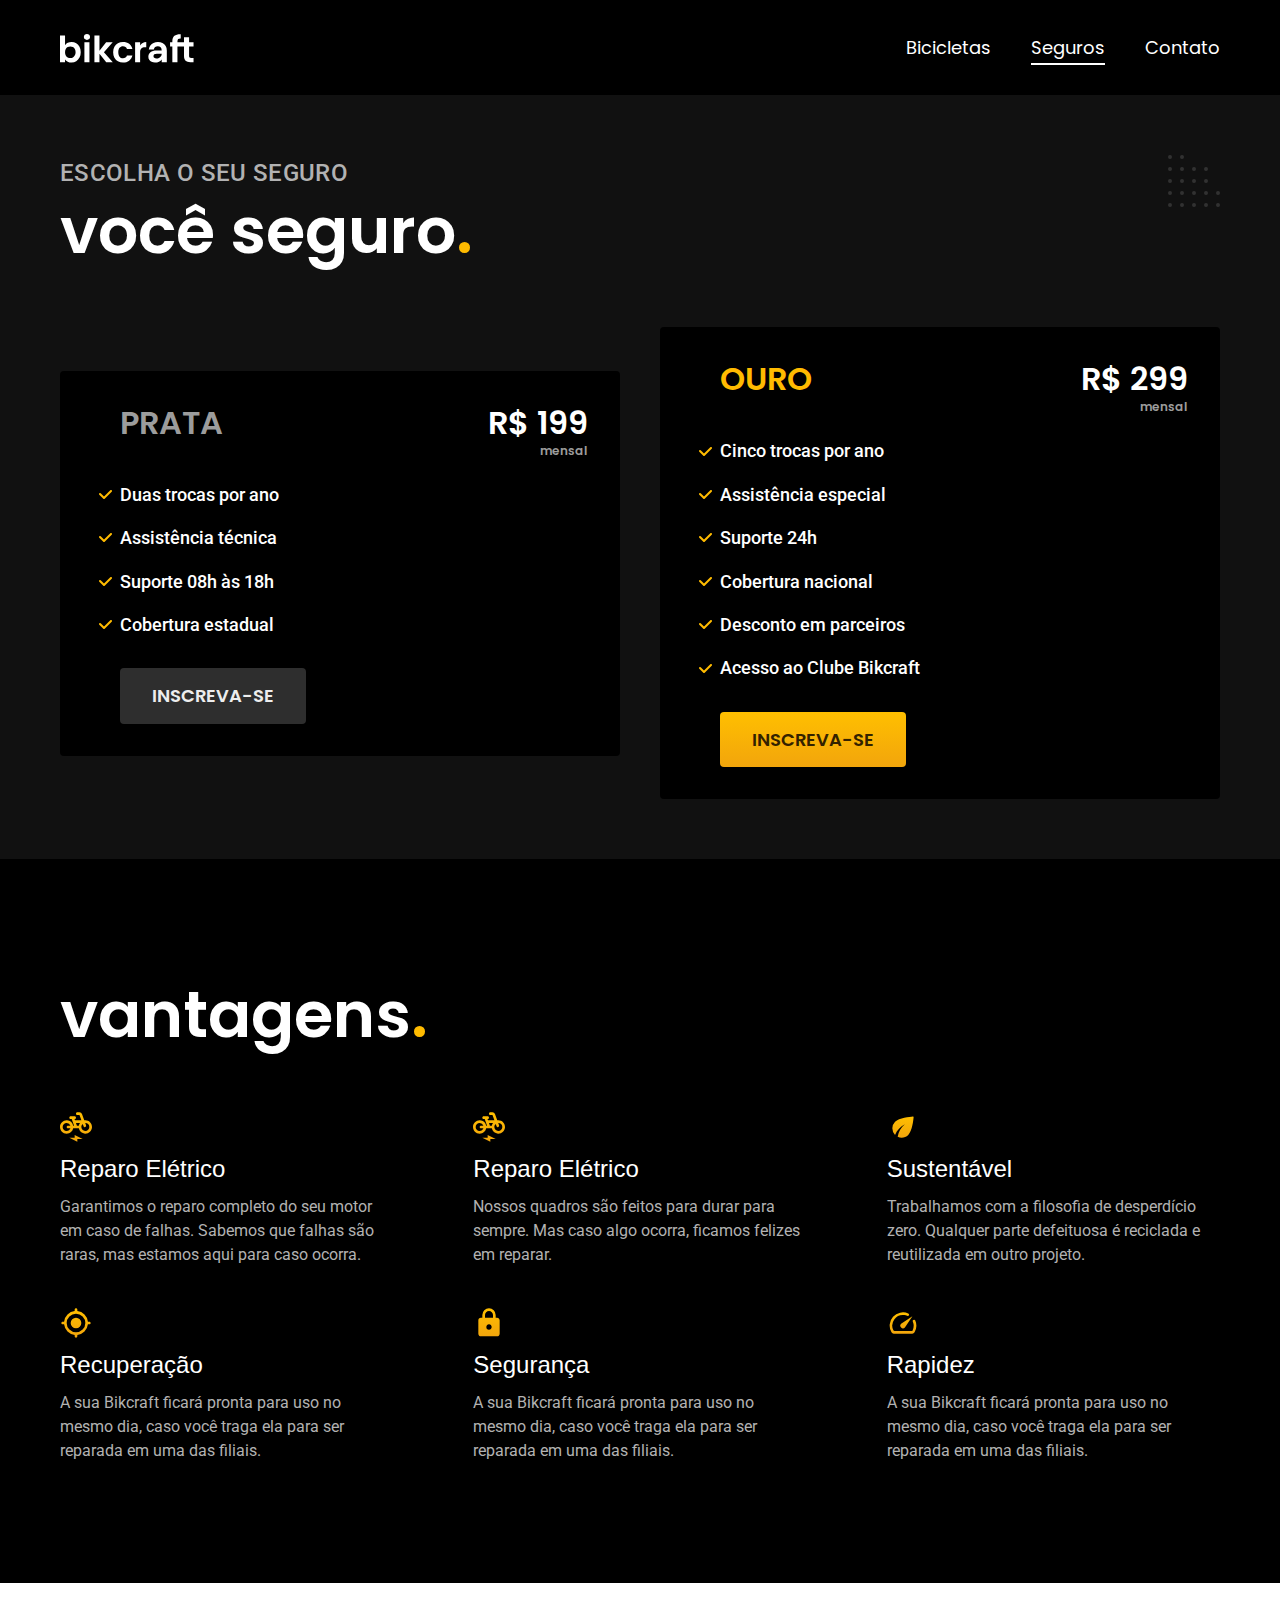
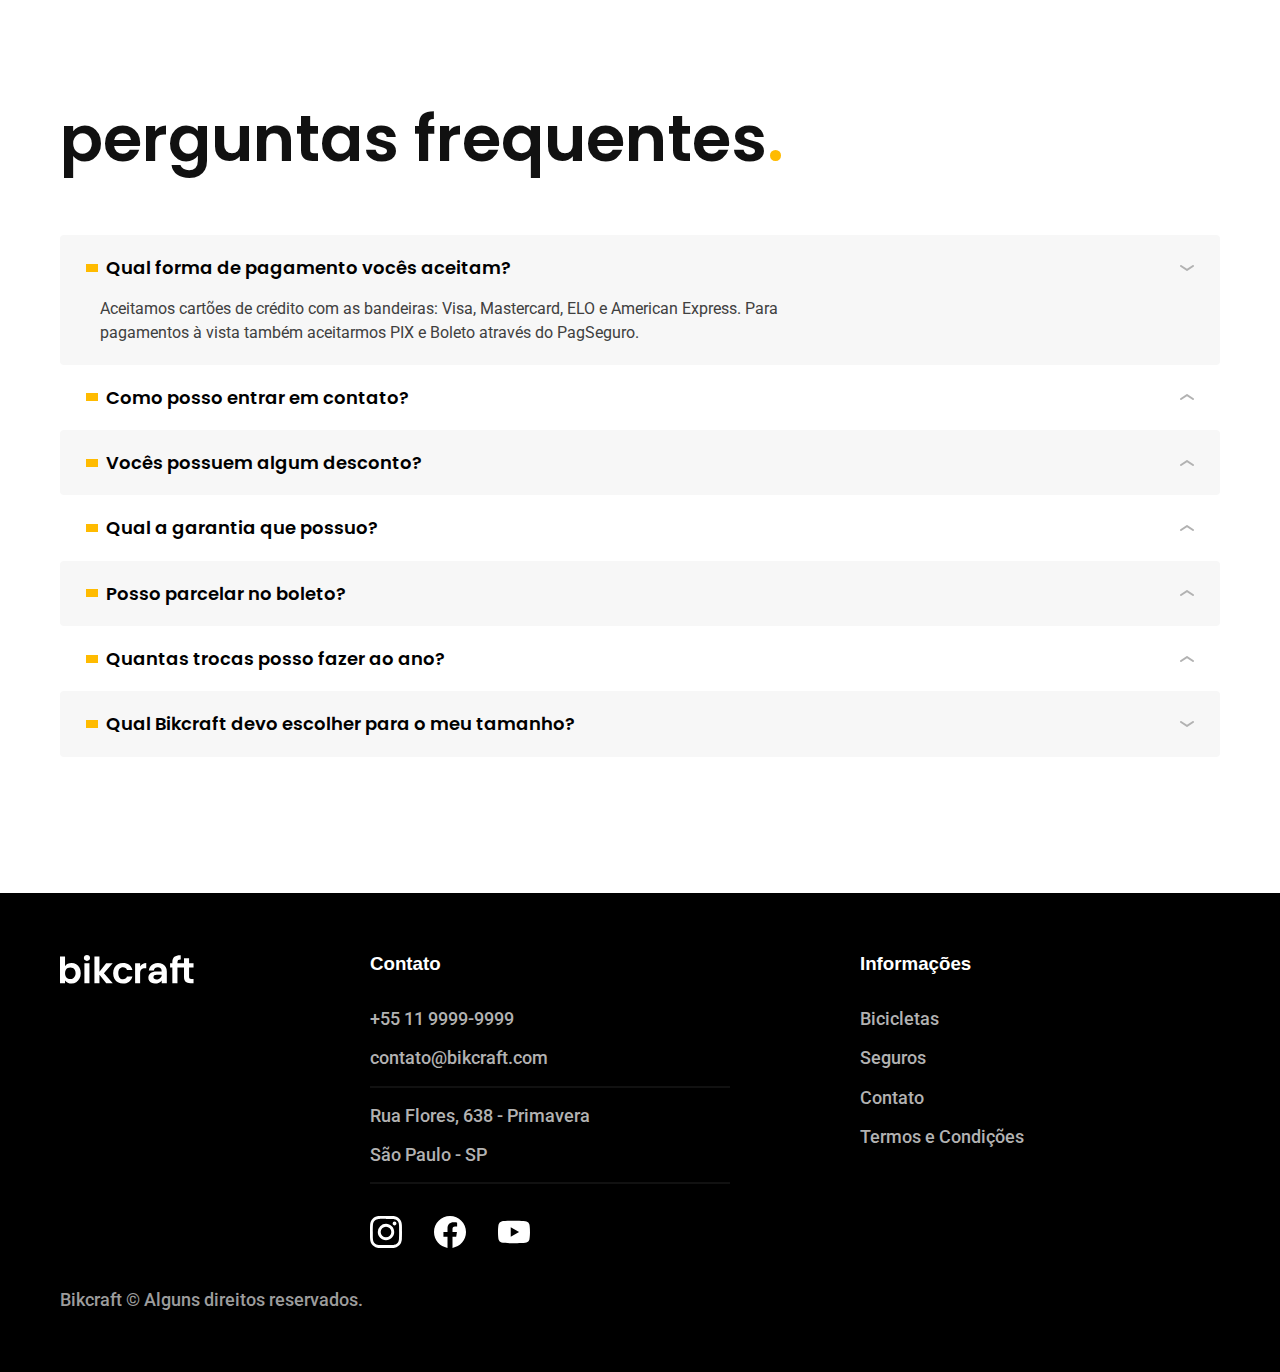
<file: seguros.html>
<!DOCTYPE html>
<html lang="pt-br">

<head>
  <meta charset="UTF-8">
  <meta http-equiv="X-UA-Compatible" content="IE=edge">
  <meta name="viewport" content="width=device-width, initial-scale=1.0">
  <title>Seguros | Bikcraft</title>
  <link rel="icon" href="./assets/img/favicon.svg" type="image/svg+xml">
  <meta name="description" content="Seguros.">
  <link href="preload" href="./assets/css/style.css" as="style">
  <link href="./assets/css/style.css" rel="stylesheet">
  <link rel="preconnect" href="https://fonts.googleapis.com">
  <link rel="preconnect" href="https://fonts.gstatic.com" crossorigin>
  <link href="https://fonts.googleapis.com/css2?family=Merriweather:ital,wght@1,900&family=Poppins:wght@400;600&family=Roboto:wght@400;500&display=swap" rel="stylesheet">

  <script>document.documentElement.classList.add('js')</script>
</head>

<body id="seguros">
  <header class="header__bg">
    <div class="header container">
      <a href="./"><img src="./assets/img/bikcraft.svg" width="136" height="32" alt="Bikcraft">
      </a>
      <nav arial-label="primaria">
        <ul class="header__menu font-1-m cor-0">
          <li><a href="./bicicletas.html">Bicicletas</a></li>
          <li><a href="./seguros.html">Seguros</a></li>
          <li><a href="./contato.html">Contato</a></li>
        </ul>
      </nav>
    </div>
  </header>

  <main class="seguros__bg">
    <div class="titulo__bg">
      <div class="titulo container">
        <p class="font-2-l-b cor-05">escolha o seu seguro</p>
        <h1 class="font-1-xxl cor-0">você seguro<span class="cor-p1">.</span></h1>
      </div>
    </div>

    <div class="seguros container">
      <div class="seguros__item fadeInLeft" data-anime="200">
        <h3 class="font-1-xl cor-06">PRATA</h3>
        <span class="font-1-xl cor-0">R$ 199 <span class="font-1-xs cor-06">mensal</span></span>
        <ul class="font-2-m cor-0">
          <li>Duas trocas por ano</li>
          <li>Assistência técnica</li>
          <li>Suporte 08h às 18h</li>
          <li>Cobertura estadual</li>
        </ul>
        <a class="botao secundario" href="./orcamento.html?tipo=seguro&produto=prata">Inscreva-se</a>
      </div>

      <div class="seguros__item fadeInRight" data-anime="400">
        <h3 class="font-1-xl cor-p1">OURO</h3>
        <span class="font-1-xl cor-0">R$ 299 <span class="font-1-xs cor-06">mensal</span></span>
        <ul class="font-2-m cor-0">
          <li>Cinco trocas por ano</li>
          <li>Assistência especial</li>
          <li>Suporte 24h</li>
          <li>Cobertura nacional</li>
          <li>Desconto em parceiros</li>
          <li>Acesso ao Clube Bikcraft</li>
        </ul>
        <a class="botao" href="./orcamento.html?tipo=seguro&produto=ouro">Inscreva-se</a>
      </div>
    </div>
  </main>

  <article class="vantagens__bg">
    <div class="vantagens container">
      <h2 class="font-1-xxl cor-0">vantagens<span class="cor-p1">.</span></h2>
      <ul>
        <li>
          <img src="./assets/img/icones/eletrica.svg" width="32" height="32" alt="">
          <h3 class="font-1-l cor-0">Reparo Elétrico</h3>
          <p class="font-2-s cor-05">Garantimos o reparo completo do seu motor em caso de falhas. Sabemos que falhas são raras, mas estamos aqui para caso ocorra.</p>
        </li>

        <li>
          <img src="./assets/img/icones/eletrica.svg" width="32" height="32" alt="">
          <h3 class="font-1-l cor-0">Reparo Elétrico</h3>
          <p class="font-2-s cor-05">Nossos quadros são feitos para durar para sempre. Mas caso algo ocorra, ficamos felizes em reparar.</p>
        </li>

        <li>
          <img src="./assets/img/icones/sustentavel.svg" width="32" height="32" alt="">
          <h3 class="font-1-l cor-0">Sustentável</h3>
          <p class="font-2-s cor-05">Trabalhamos com a filosofia de desperdício zero. Qualquer parte defeituosa é reciclada e reutilizada em outro projeto.</p>
        </li>

        <li>
          <img src="./assets/img/icones/rastreador.svg" width="32" height="32" alt="">
          <h3 class="font-1-l cor-0">Recuperação</h3>
          <p class="font-2-s cor-05">A sua Bikcraft ficará pronta para uso no mesmo dia, caso você traga ela para ser reparada em uma das filiais.</p>
        </li>

        <li>
          <img src="./assets/img/icones/seguro.svg" width="32" height="32" alt="">
          <h3 class="font-1-l cor-0">Segurança</h3>
          <p class="font-2-s cor-05">A sua Bikcraft ficará pronta para uso no mesmo dia, caso você traga ela para ser reparada em uma das filiais.</p>
        </li>

        <li>
          <img src="./assets/img/icones/velocidade.svg" width="32" height="32" alt="">
          <h3 class="font-1-l cor-0">Rapidez</h3>
          <p class="font-2-s cor-05">A sua Bikcraft ficará pronta para uso no mesmo dia, caso você traga ela para ser reparada em uma das filiais.</p>
        </li>
      </ul>
    </div>
  </article>

  <article class="perguntas container">
    <h2 class="font-1-xxl">perguntas frequentes<span class="cor-p1">.</span></h2>

    <dl>
      <div>
        <dt><button class="font-1-m-b" aria-controls="pergunta1" aria-expanded="true">Qual forma de pagamento vocês aceitam?</button></dt>
        <dd id="pergunta1" class="font-2-s cor-09 ativa">Aceitamos cartões de crédito com as bandeiras: Visa, Mastercard, ELO e American Express. Para pagamentos à vista também aceitarmos PIX e Boleto através do PagSeguro.</dd>
      </div>

      <div>
        <dt><button class="font-1-m-b" aria-controls="pergunta2" aria-expanded="false">Como posso entrar em contato?</button></dt>
        <dd id="pergunta2" class="font-2-s cor-09">Aceitamos cartões de crédito com as bandeiras: Visa, Mastercard, ELO e American Express. Para pagamentos à vista também aceitarmos PIX e Boleto através do PagSeguro.</dd>
      </div>

      <div>
        <dt><button class="font-1-m-b" aria-controls="pergunta3" aria-expanded="false">Vocês possuem algum desconto?</button></dt>
        <dd id="pergunta3" class="font-2-s cor-09">Aceitamos cartões de crédito com as bandeiras: Visa, Mastercard, ELO e American Express. Para pagamentos à vista também aceitarmos PIX e Boleto através do PagSeguro.</dd>
      </div>

      <div>
        <dt><button class="font-1-m-b" aria-controls="pergunta4" aria-expanded="false">Qual a garantia que possuo?</button></dt>
        <dd id="pergunta4" class="font-2-s cor-09">Aceitamos cartões de crédito com as bandeiras: Visa, Mastercard, ELO e American Express. Para pagamentos à vista também aceitarmos PIX e Boleto através do PagSeguro.</dd>
      </div>

      <div>
        <dt><button class="font-1-m-b" aria-controls="pergunta5" aria-expanded="false">Posso parcelar no boleto?</button></dt>
        <dd id="pergunta5" class="font-2-s cor-09">Aceitamos cartões de crédito com as bandeiras: Visa, Mastercard, ELO e American Express. Para pagamentos à vista também aceitarmos PIX e Boleto através do PagSeguro.</dd>
      </div>

      <div>
        <dt><button class="font-1-m-b" aria-controls="pergunta6" aria-expanded="false">Quantas trocas posso fazer ao ano?</button></dt>
        <dd id="pergunta6" class="font-2-s cor-09">Aceitamos cartões de crédito com as bandeiras: Visa, Mastercard, ELO e American Express. Para pagamentos à vista também aceitarmos PIX e Boleto através do PagSeguro.</dd>
      </div>

      <div>
        <dt><button class="font-1-m-b" aria-controls="pergunta7" aria-expanded="true">Qual Bikcraft devo escolher para o meu tamanho?</button></dt>
        <dd id="pergunta7" class="font-2-s cor-09">Aceitamos cartões de crédito com as bandeiras: Visa, Mastercard, ELO e American Express. Para pagamentos à vista também aceitarmos PIX e Boleto através do PagSeguro.</dd>
      </div>
    </dl>
  </article>

  <footer class="footer__bg">
    <div class="footer container">
      <img src="./assets/img/bikcraft.svg" width="136" height="32" alt="Bikcraft">
      <div class="footer__contato">
        <h3 class="font-2-1-b cor-0">Contato</h3>
        <ul class="font-2-m cor-05">
          <li><a href="tel:+55119999999">+55 11 9999-9999</a></li>
          <li><a href="mailto:contato@bikcraft.com">contato@bikcraft.com</a></li>
          <li>Rua Flores, 638 - Primavera</li>
          <li>São Paulo - SP</li>
        </ul>
        <div class="footer__redes">
          <a href="https://www.origamid.com/">
            <img src="./assets/img/redes/instagram.svg" width="32" height="32" alt="Instagram">
          </a>
          <a href="https://www.origamid.com/">
            <img src="./assets/img/redes/facebook.svg" width="32" height="32" alt="Facebook">
          </a>
          <a href="https://www.origamid.com/">
            <img src="./assets/img/redes/youtube.svg" width="32" height="32" alt="Youtube">
          </a>
        </div>
      </div>

      <div class="footer__informacoes">
        <h3 class="font-2-1-b cor-0">Informações</h3>
        <nav>
          <ul class="font-2-m cor-05">
            <li><a href="./bicicletas.html">Bicicletas</a></li>
            <li><a href="./seguros.html">Seguros</a></li>
            <li><a href="./contato.html">Contato</a></li>
            <li><a href="./termos.html">Termos e Condições</a></li>
          </ul>
        </nav>
      </div>
      <p class="footer__copy font-2-m cor-06">Bikcraft © Alguns direitos reservados.</p>
    </div>
  </footer>
  <script src="./assets/js/plugins/simple-anime.js"></script>
  <script src="./assets/js/script.js"></script>
</body>

</html>
</file>
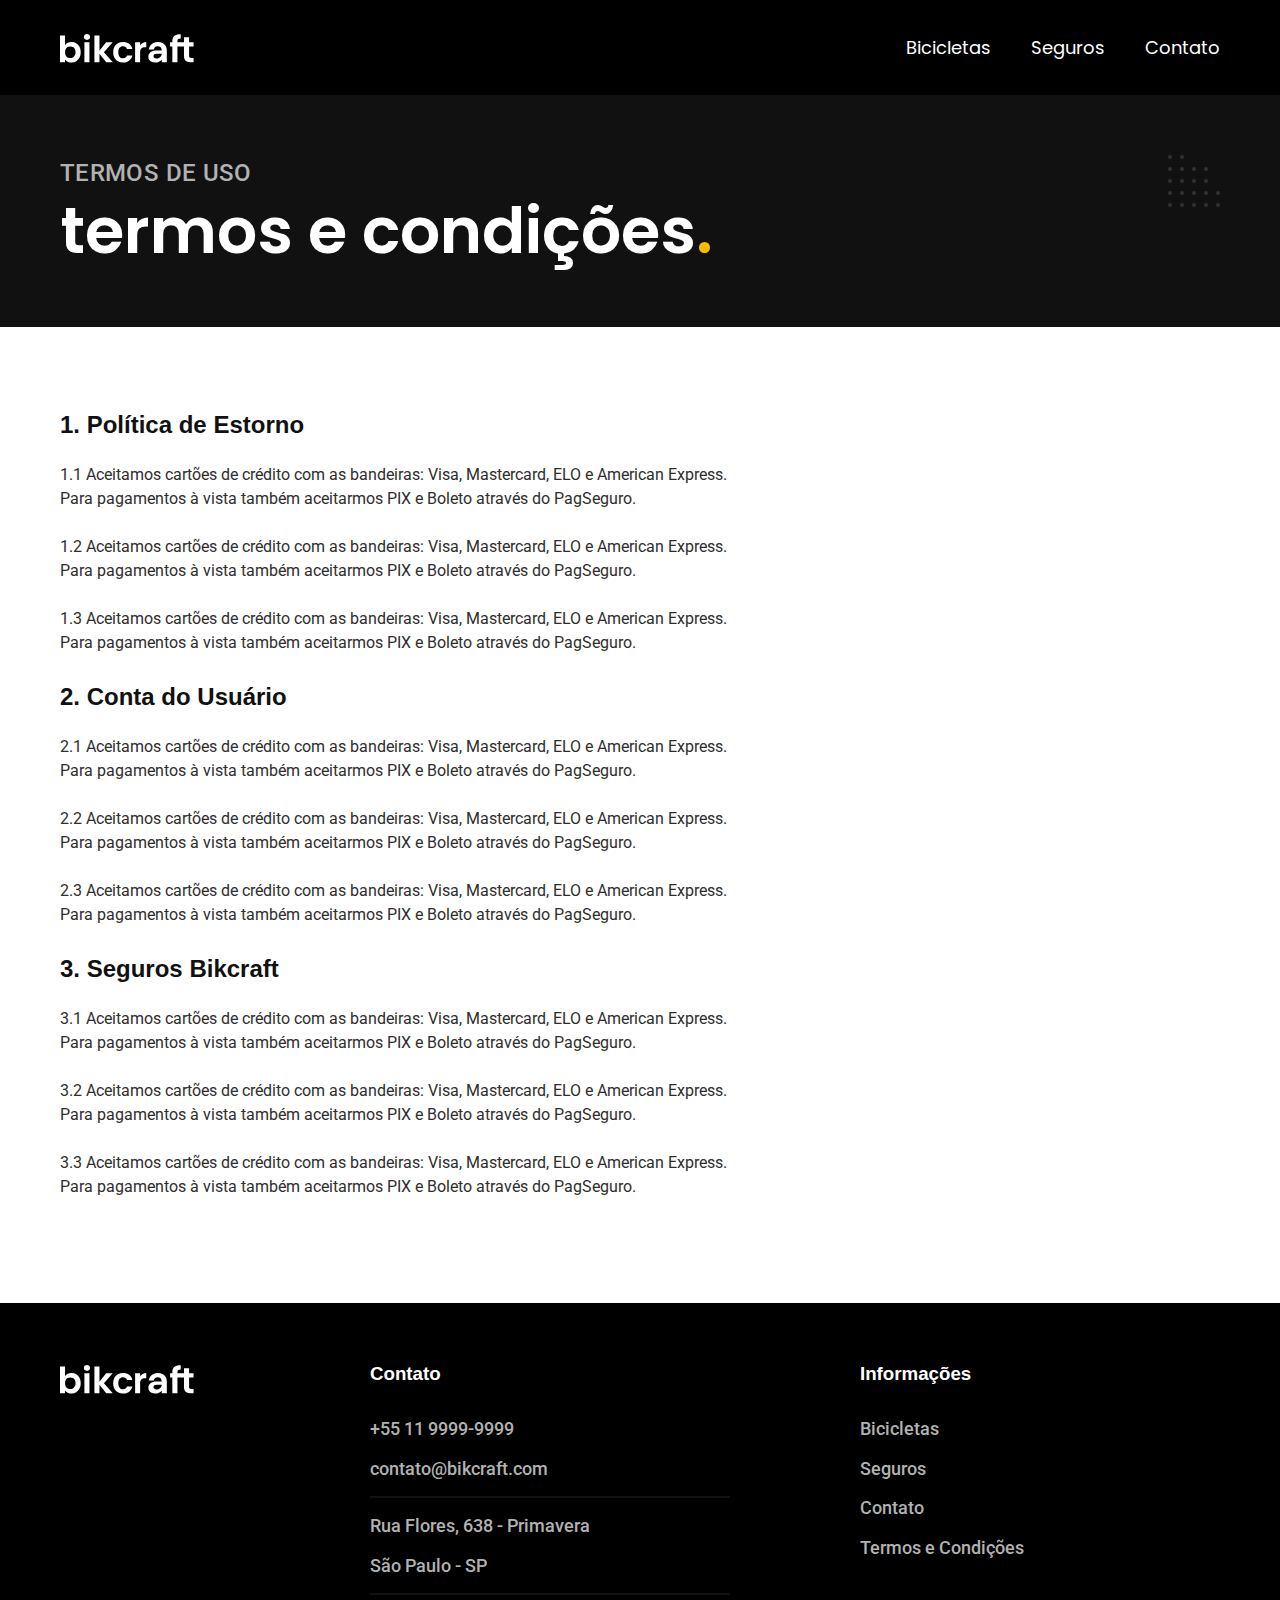
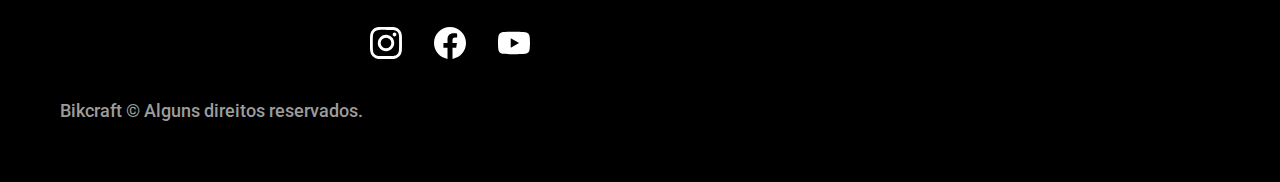
<file: termos.html>
<!DOCTYPE html>
<html lang="pt-br">

<head>
  <meta charset="UTF-8">
  <meta http-equiv="X-UA-Compatible" content="IE=edge">
  <meta name="viewport" content="width=device-width, initial-scale=1.0">
  <title>Termos e Condições | Bikcraft</title>
  <link rel="icon" href="./assets/img/favicon.svg" type="image/svg+xml">
  <meta name="description" content="Termos e Condições.">
  <link href="preload" href="./assets/css/style.css" as="style">
  <link href="./assets/css/style.css" rel="stylesheet">
  <link rel="preconnect" href="https://fonts.googleapis.com">
  <link rel="preconnect" href="https://fonts.gstatic.com" crossorigin>
  <link href="https://fonts.googleapis.com/css2?family=Merriweather:ital,wght@1,900&family=Poppins:wght@400;600&family=Roboto:wght@400;500&display=swap" rel="stylesheet">

  <script>document.documentElement.classList.add('js')</script>
</head>

<body id="termos">
  <header class="header__bg">
    <div class="header container">
      <a href="./"><img src="./assets/img/bikcraft.svg" width="136" height="32" alt="Bikcraft">
      </a>
      <nav arial-label="primaria">
        <ul class="header__menu font-1-m cor-0">
          <li><a href="./bicicletas.html">Bicicletas</a></li>
          <li><a href="./seguros.html">Seguros</a></li>
          <li><a href="./contato.html">Contato</a></li>
        </ul>
      </nav>
    </div>
  </header>

  <main>
    <div class="titulo__bg">
      <div class="titulo container">
        <p class="font-2-l-b cor-05">Termos de Uso</p>
        <h1 class="font-1-xxl cor-0">termos e condições<span class="cor-p1">.</span></h1>
      </div>
    </div>

    <div class="termos font-2-s cor-10 container">
      <h2 class="font-1-l cor-11">1. Política de Estorno</h2>
      <p>1.1 Aceitamos cartões de crédito com as bandeiras: Visa, Mastercard, ELO e American Express. Para pagamentos à vista também aceitarmos PIX e Boleto através do PagSeguro.</p>
      <p>1.2 Aceitamos cartões de crédito com as bandeiras: Visa, Mastercard, ELO e American Express. Para pagamentos à vista também aceitarmos PIX e Boleto através do PagSeguro.</p>
      <p>1.3 Aceitamos cartões de crédito com as bandeiras: Visa, Mastercard, ELO e American Express. Para pagamentos à vista também aceitarmos PIX e Boleto através do PagSeguro.</p>
      <h2 class="font-1-l cor-11">2. Conta do Usuário</h2>
      <p>2.1 Aceitamos cartões de crédito com as bandeiras: Visa, Mastercard, ELO e American Express. Para pagamentos à vista também aceitarmos PIX e Boleto através do PagSeguro.</p>
      <p>2.2 Aceitamos cartões de crédito com as bandeiras: Visa, Mastercard, ELO e American Express. Para pagamentos à vista também aceitarmos PIX e Boleto através do PagSeguro.</p>
      <p>2.3 Aceitamos cartões de crédito com as bandeiras: Visa, Mastercard, ELO e American Express. Para pagamentos à vista também aceitarmos PIX e Boleto através do PagSeguro.</p>
      <h2 class="font-1-l cor-11">3. Seguros Bikcraft</h2>
      <p>3.1 Aceitamos cartões de crédito com as bandeiras: Visa, Mastercard, ELO e American Express. Para pagamentos à vista também aceitarmos PIX e Boleto através do PagSeguro.</p>
      <p>3.2 Aceitamos cartões de crédito com as bandeiras: Visa, Mastercard, ELO e American Express. Para pagamentos à vista também aceitarmos PIX e Boleto através do PagSeguro.</p>
      <p>3.3 Aceitamos cartões de crédito com as bandeiras: Visa, Mastercard, ELO e American Express. Para pagamentos à vista também aceitarmos PIX e Boleto através do PagSeguro.</p>
    </div>
  </main>

  <footer class="footer__bg">
    <div class="footer container">
      <img src="./assets/img/bikcraft.svg" width="136" height="32" alt="Bikcraft">
      <div class="footer__contato">
        <h3 class="font-2-1-b cor-0">Contato</h3>
        <ul class="font-2-m cor-05">
          <li><a href="tel:+55119999999">+55 11 9999-9999</a></li>
          <li><a href="mailto:contato@bikcraft.com">contato@bikcraft.com</a></li>
          <li>Rua Flores, 638 - Primavera</li>
          <li>São Paulo - SP</li>
        </ul>
        <div class="footer__redes">
          <a href="https://www.origamid.com/">
            <img src="./assets/img/redes/instagram.svg" width="32" height="32" alt="Instagram">
          </a>
          <a href="https://www.origamid.com/">
            <img src="./assets/img/redes/facebook.svg" width="32" height="32" alt="Facebook">
          </a>
          <a href="https://www.origamid.com/">
            <img src="./assets/img/redes/youtube.svg" width="32" height="32" alt="Youtube">
          </a>
        </div>
      </div>

      <div class="footer__informacoes">
        <h3 class="font-2-1-b cor-0">Informações</h3>
        <nav>
          <ul class="font-2-m cor-05">
            <li><a href="./bicicletas.html">Bicicletas</a></li>
            <li><a href="./seguros.html">Seguros</a></li>
            <li><a href="./contato.html">Contato</a></li>
            <li><a href="./termos.html">Termos e Condições</a></li>
          </ul>
        </nav>
      </div>
      <p class="footer__copy font-2-m cor-06">Bikcraft © Alguns direitos reservados.</p>
    </div>
  </footer>
  <script src="./assets/js/script.js"></script>
</body>

</html>
</file>
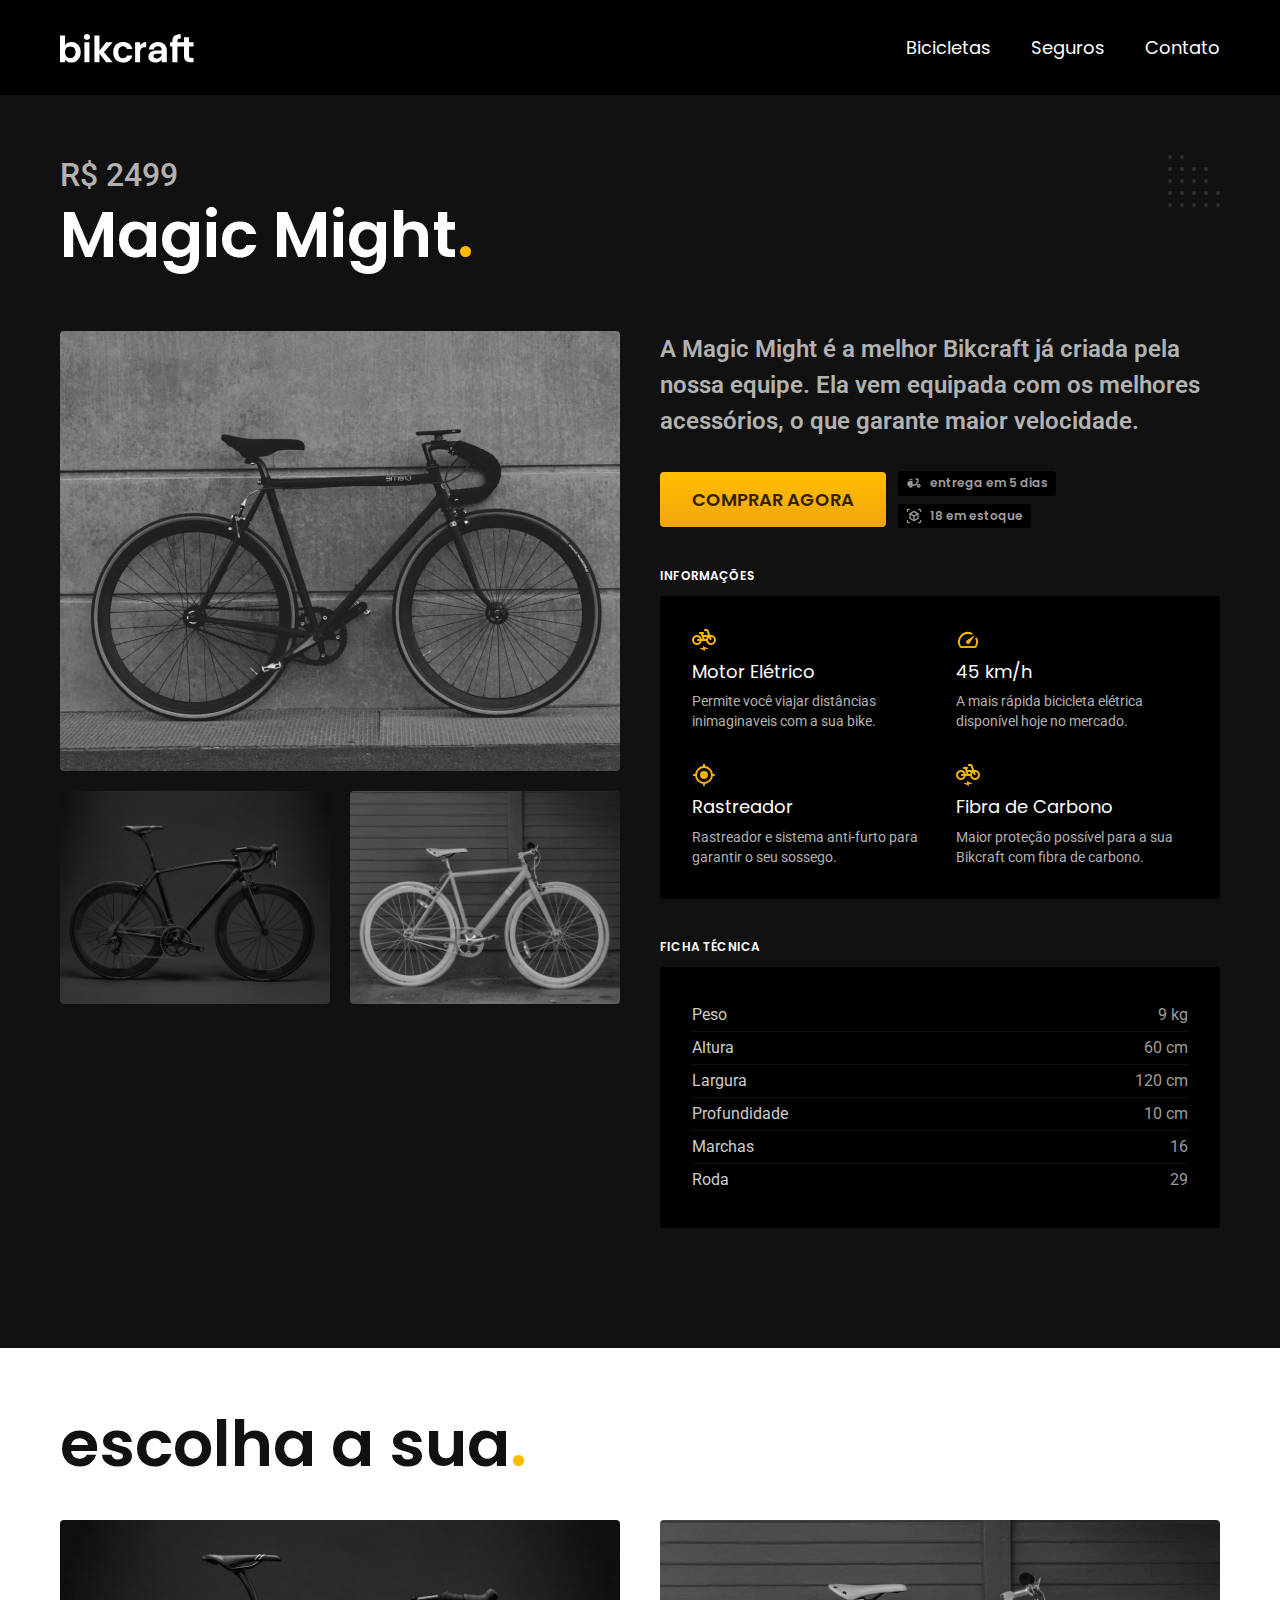
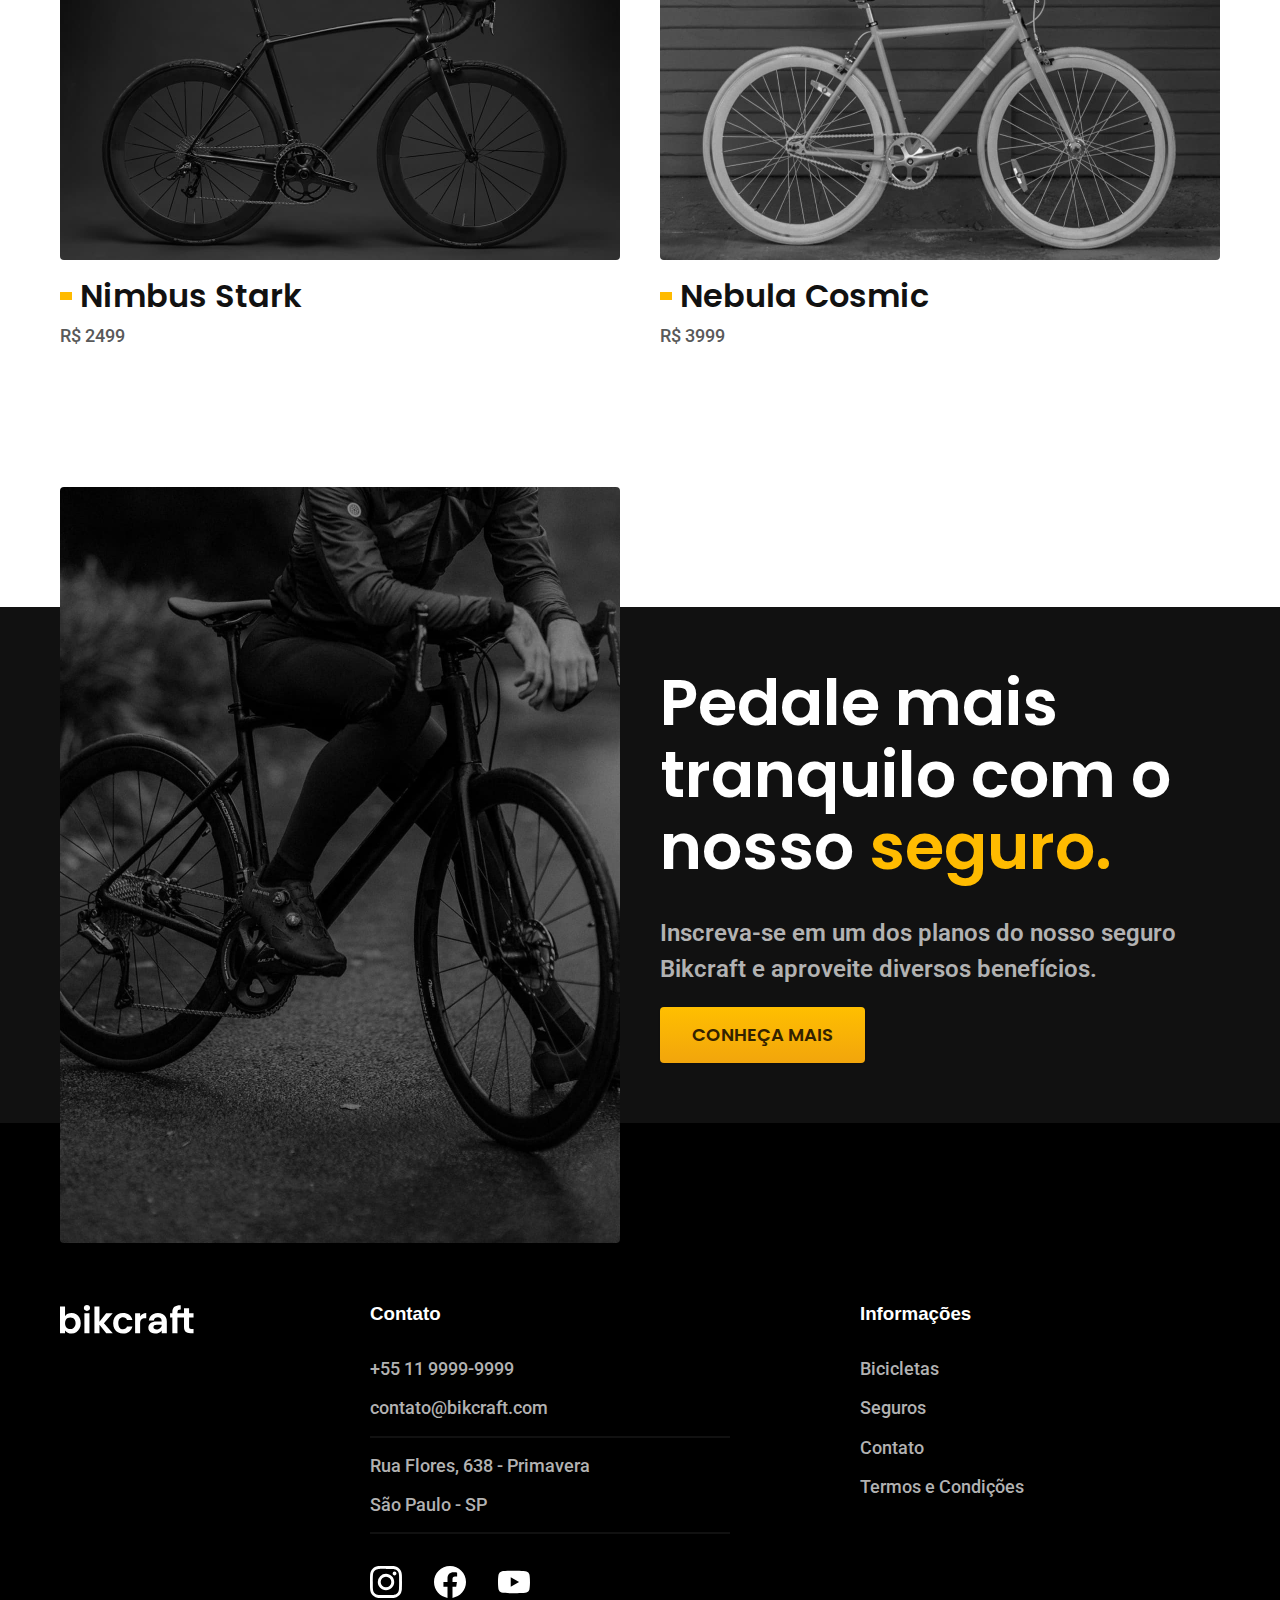
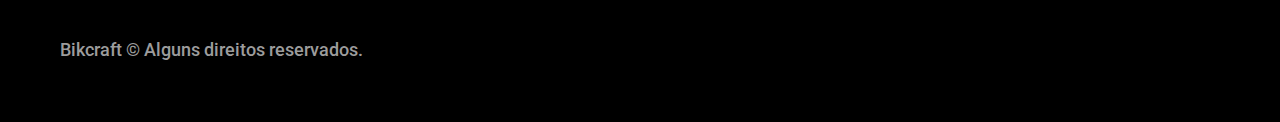
<file: assets/bicicletas/magic.html>
<!DOCTYPE html>
<html lang="pt-br">

<head>
  <meta charset="UTF-8">
  <meta http-equiv="X-UA-Compatible" content="IE=edge">
  <meta name="viewport" content="width=device-width, initial-scale=1.0">
  <title>Magic Might | Bikcraft</title>
  <link rel="icon" type="image/x-icon" href="../img/favicon.svg">
  <meta name="description" content="Bicicleta Magic Might.">
  <link href="../css/style.css" rel="stylesheet">
  <link rel="preconnect" href="https://fonts.googleapis.com">
  <link rel="preconnect" href="https://fonts.gstatic.com" crossorigin>
  <link href="https://fonts.googleapis.com/css2?family=Merriweather:ital,wght@1,900&family=Poppins:wght@400;600&family=Roboto:wght@400;500&display=swap" rel="stylesheet">

  <script>document.documentElement.classList.add('js')</script>
</head>

<body id="bicicleta">
  <header class="header__bg">
    <div class="header container">
      <a href="../../"><img src="../img/bikcraft.svg" alt="Bikcraft">
      </a>
      <nav arial-label="primaria">
        <ul class="header__menu font-1-m cor-0">
          <li><a href="../../bicicletas.html">Bicicletas</a></li>
          <li><a href="../../seguros.html">Seguros</a></li>
          <li><a href="../../contato.html">Contato</a></li>
        </ul>
      </nav>
    </div>
  </header>

  <main class="titulo__bg">
    <div>
      <div class="titulo container">
        <p class="font-2-xl cor-05">R$ 2499</p>
        <h1 class="font-1-xxl cor-0">Magic Might<span class="cor-p1">.</span></h1>
      </div>
    </div>

    <div class="bicicleta container">
      <div class="bicicleta__imagens">
        <img src="../img/bicicleta/nimbus2.jpg" width="1120" height="880" alt="">
        <img src="../img/bicicleta/nimbus1.jpg" width="1120" height="880" alt="">
        <img src="../img/bicicleta/nimbus3.jpg" width="1120" height="880" alt="">
      </div>

      <div class="bicicleta__conteudo">
        <p class="font-2-l cor-05">A Magic Might é a melhor Bikcraft já criada pela nossa equipe. Ela vem equipada com os melhores acessórios, o que garante maior velocidade.</p>
        <div class="bicicleta__comprar">
          <a class="botao" href="../../orcamento.html?tipo=bikcraft&produto=magic">Comprar Agora</a>
          <span class="font-1-xs cor-06"><img src="../img/icones/entrega.svg" width="16" height="16" alt="">entrega em 5 dias</span>
          <span class="font-1-xs cor-06"><img src="../img/icones/estoque.svg" width="16" height="16" alt="">18 em estoque</span>
        </div>

        <h2 class="font-1-xs cor-0">Informações</h2>
        <ul class="bicicleta__informacoes">
          <li>
            <img src="../img/icones/eletrica.svg" width="32" height="32" alt="">
            <h3 class="font-1-m cor-0">Motor Elétrico</h3>
            <p class="font-2-xs cor-05">Permite você viajar distâncias inimaginaveis com a sua bike.</p>
          </li>

          <li>
            <img src="../img/icones/velocidade.svg" width="32" height="32" alt="">
            <h3 class="font-1-m cor-0">45 km/h</h3>
            <p class="font-2-xs cor-05">A mais rápida bicicleta elétrica disponível hoje no mercado.</p>
          </li>

          <li>
            <img src="../img/icones/rastreador.svg" width="32" height="32" alt="">
            <h3 class="font-1-m cor-0">Rastreador</h3>
            <p class="font-2-xs cor-05">Rastreador e sistema anti-furto para garantir o seu sossego.</p>
          </li>

          <li>
            <img src="../img/icones/eletrica.svg" width="32" height="32" alt="">
            <h3 class="font-1-m cor-0">Fibra de Carbono</h3>
            <p class="font-2-xs cor-05">Maior proteção possível para a sua Bikcraft com fibra de carbono.</p>
          </li>
        </ul>

        <h2 class="font-1-xs cor-0">Ficha Técnica</h2>
        <ul class="bicicleta__ficha font-2-s cor-04">
          <li>Peso <span>9 kg</span></li>
          <li>Altura <span>60 cm</span></li>
          <li>Largura <span>120 cm</span></li>
          <li>Profundidade <span>10 cm</span></li>
          <li>Marchas <span>16</span></li>
          <li>Roda <span>29</span></li>
        </ul>
      </div>
  </main>

  <article class="bicicletas__lista container">
    <h2 class=" font-1-xxl">escolha a sua<span class="cor-p1">.</span></h2>

    <ul>
      <l1>
        <a href="./nimbus.html">
          <img src="../img/bicicletas/nimbus.jpg" width="1120" height="680" alt="Bicicleta preta">
          <h3 class="font-1-xl">Nimbus Stark</h3>
          <span class="font-2-m cor-08">R$ 2499</span>
        </a>
      </l1>

      <l1>
        <a href="./nebula.html">
          <img src="../img/bicicletas/nebula.jpg" width="1120" height="680" alt="Bicicleta preta">
          <h3 class="font-1-xl">Nebula Cosmic</h3>
          <span class="font-2-m cor-08">R$ 3999</span>
        </a>
      </l1>
    </ul>
  </article>

  <article class="seguro__bg">
    <div class="seguro container">
      <div class="seguro__imagem">
        <img src="../img/fotos/seguros.jpg" width="1360" height="1512" alt="Pessoa parada em cima de uma bicicleta">
      </div>
      <div class="seguro__conteudo">
        <h2 class="font-1-xxl cor-0">Pedale mais tranquilo com o nosso <span class="cor-p1">seguro.</span></h2>
        <p class="font-2-l cor-05">Inscreva-se em um dos planos do nosso seguro Bikcraft e aproveite diversos benefícios.</p>
        <a href="../../seguros.html" class="botao">Conheça mais</a>
      </div>
    </div>
  </article>

  <footer class="footer__bg">
    <div class="footer container">
      <img src="../img/bikcraft.svg" width="136" height="32" alt="Bikcraft">
      <div class="footer__contato">
        <h3 class="font-2-1-b cor-0">Contato</h3>
        <ul class="font-2-m cor-05">
          <li><a href="tel:+55119999999">+55 11 9999-9999</a></li>
          <li><a href="mailto:contato@bikcraft.com">contato@bikcraft.com</a></li>
          <li>Rua Flores, 638 - Primavera</li>
          <li>São Paulo - SP</li>
        </ul>
        <div class="footer__redes">
          <a href="https://www.origamid.com/">
            <img src="../img/redes/instagram.svg" width="32" height="32" alt="Instagram">
          </a>
          <a href="https://www.origamid.com/">
            <img src="../img/redes/facebook.svg" width="32" height="32" alt="Facebook">
          </a>
          <a href="https://www.origamid.com/">
            <img src="../img/redes/youtube.svg" width="32" height="32" alt="Youtube">
          </a>
        </div>
      </div>

      <div class="footer__informacoes">
        <h3 class="font-2-1-b cor-0">Informações</h3>
        <nav>
          <ul class="font-2-m cor-05">
            <li><a href="../../bicicletas.html">Bicicletas</a></li>
            <li><a href="../../seguros.html">Seguros</a></li>
            <li><a href="../../contato.html">Contato</a></li>
            <li><a href="../../termos.html">Termos e Condições</a></li>
          </ul>
        </nav>
      </div>
      <p class="footer__copy font-2-m cor-06">Bikcraft © Alguns direitos reservados.</p>
    </div>
  </footer>
  <script src="./../js/script.js"></script>
</body>

</html>
</file>
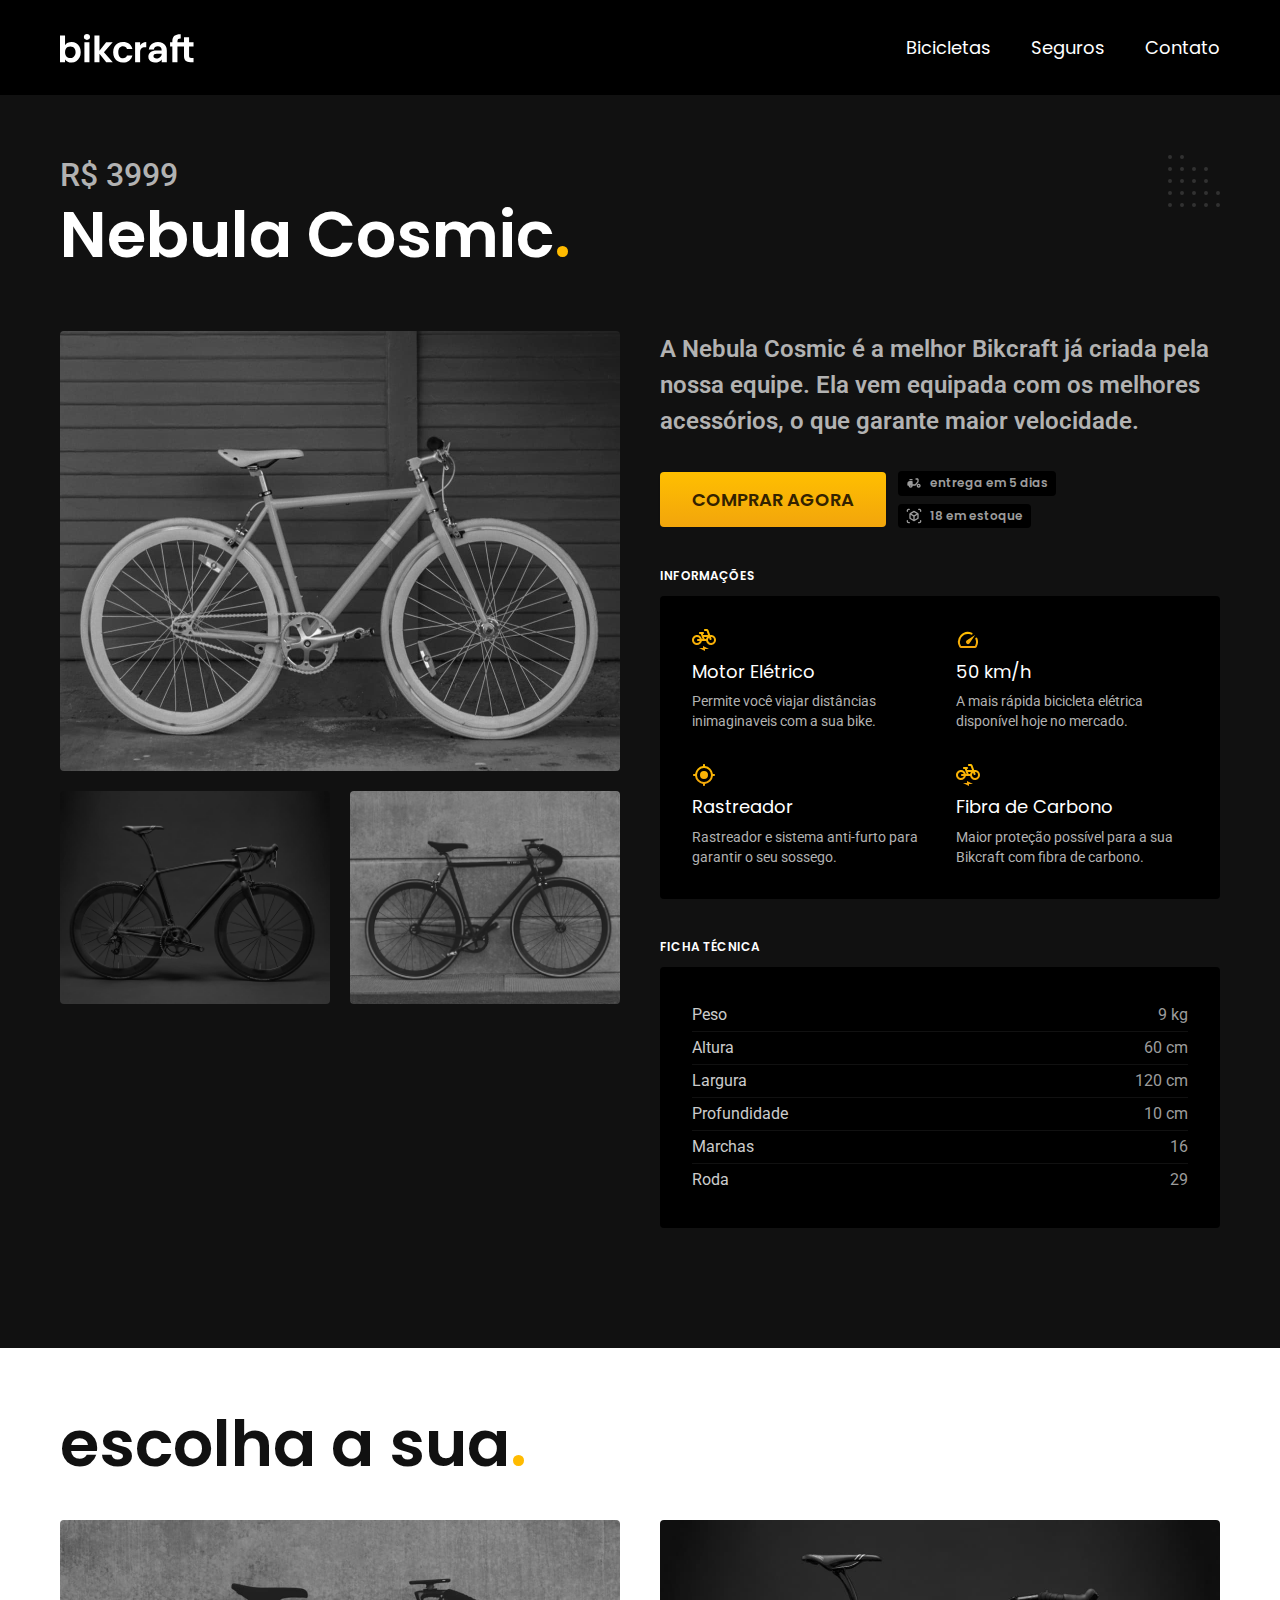
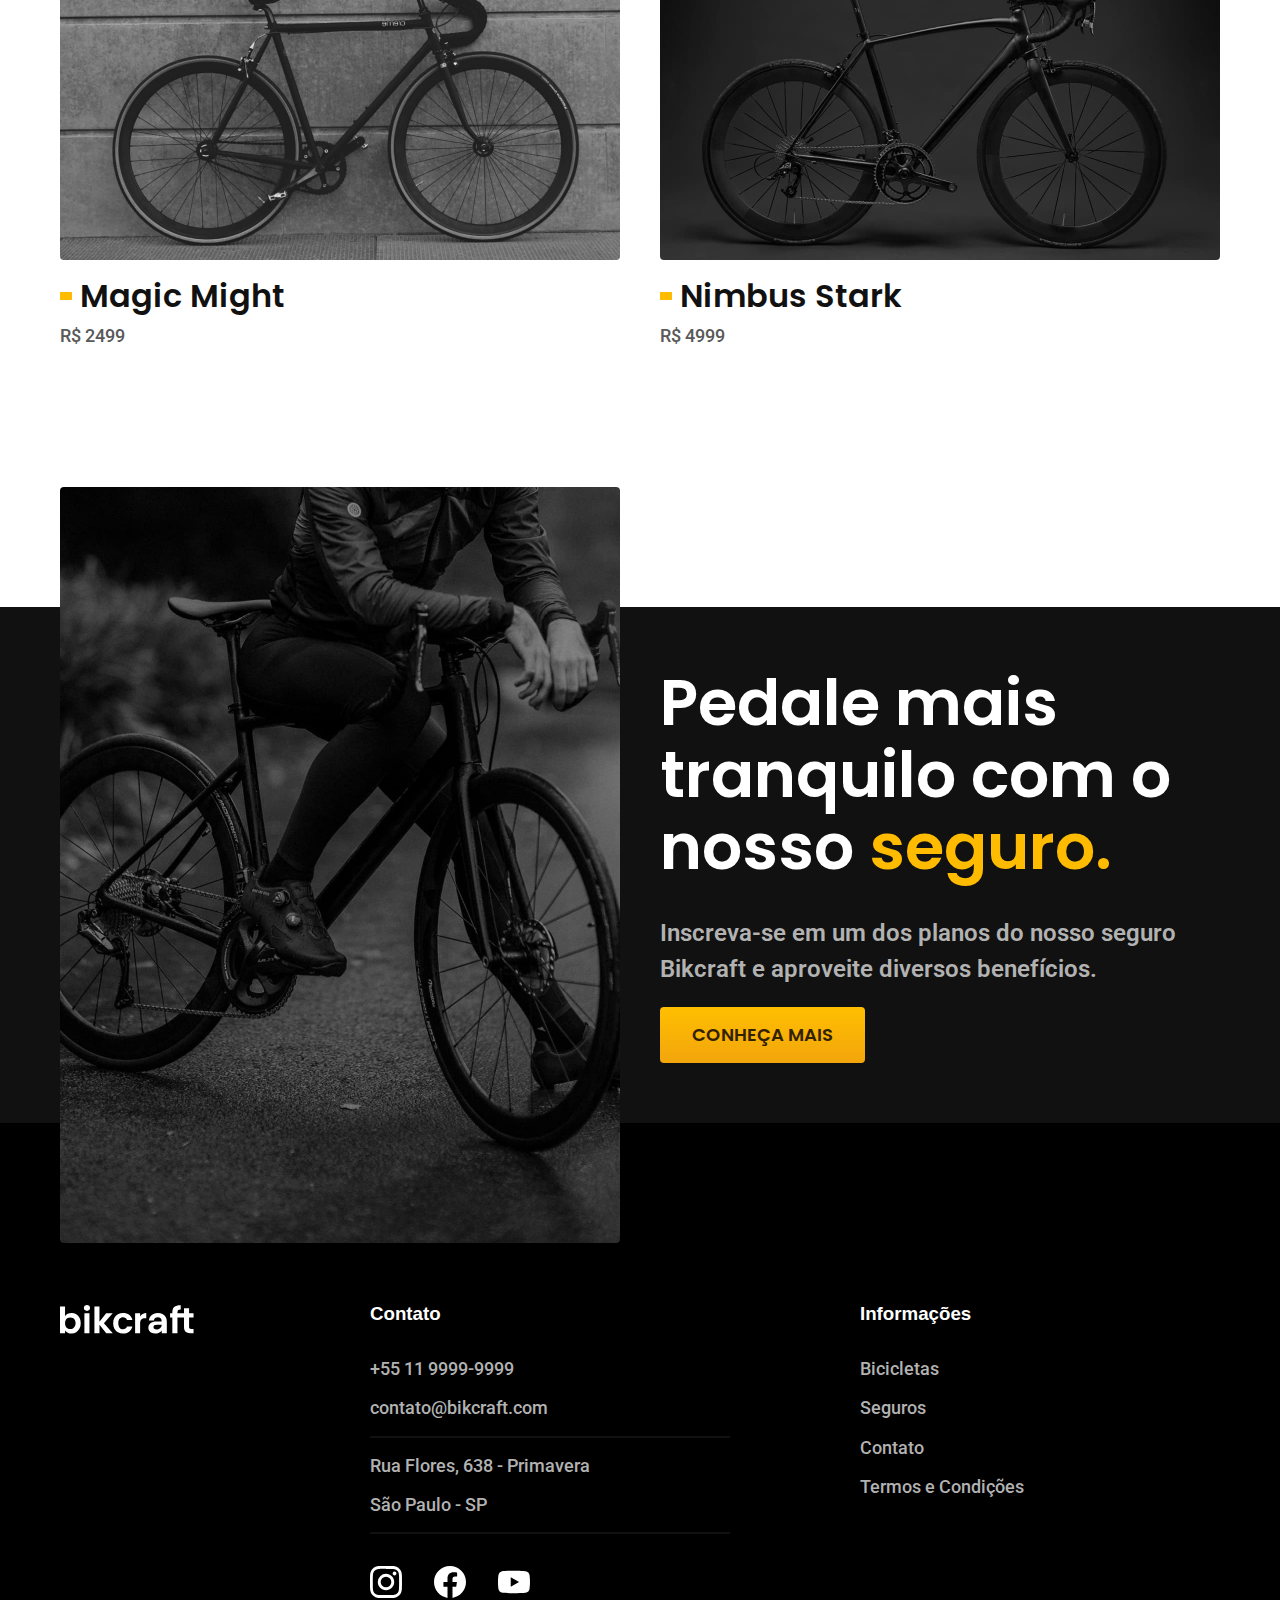
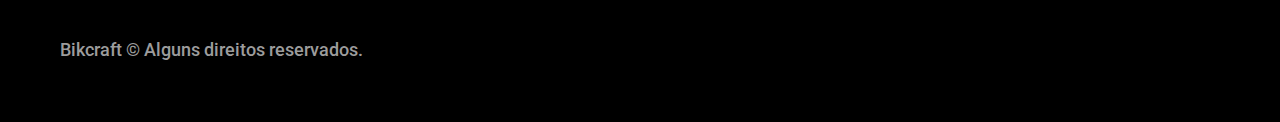
<file: assets/bicicletas/nebula.html>
<!DOCTYPE html>
<html lang="pt-br">

<head>
  <meta charset="UTF-8">
  <meta http-equiv="X-UA-Compatible" content="IE=edge">
  <meta name="viewport" content="width=device-width, initial-scale=1.0">
  <title>Nebula Cosmic | Bikcraft</title>
  <link rel="icon" type="image/x-icon" href="../img/favicon.svg">
  <meta name="description" content="Nebula Cosmic.">
  <link href="../css/style.css" rel="stylesheet">
  <link rel="preconnect" href="https://fonts.googleapis.com">
  <link rel="preconnect" href="https://fonts.gstatic.com" crossorigin>
  <link href="https://fonts.googleapis.com/css2?family=Merriweather:ital,wght@1,900&family=Poppins:wght@400;600&family=Roboto:wght@400;500&display=swap" rel="stylesheet">

  <script>document.documentElement.classList.add('js')</script>
</head>

<body id="bicicleta">
  <header class="header__bg">
    <div class="header container">
      <a href="../../"><img src="../img/bikcraft.svg" width="136" height="32" alt="Bikcraft">
      </a>
      <nav arial-label="primaria">
        <ul class="header__menu font-1-m cor-0">
          <li><a href="../../bicicletas.html">Bicicletas</a></li>
          <li><a href="../../seguros.html">Seguros</a></li>
          <li><a href="../../contato.html">Contato</a></li>
        </ul>
      </nav>
    </div>
  </header>

  <main class="titulo__bg">
    <div>
      <div class="titulo container">
        <p class="font-2-xl cor-05">R$ 3999</p>
        <h1 class="font-1-xxl cor-0">Nebula Cosmic<span class="cor-p1">.</span></h1>
      </div>
    </div>

    <div class="bicicleta container">
      <div class="bicicleta__imagens">
        <img src="../img/bicicleta/nimbus3.jpg" width="1120" height="880" alt="">
        <img src="../img/bicicleta/nimbus1.jpg" width="1120" height="880" alt="">
        <img src="../img/bicicleta/nimbus2.jpg" width="1120" height="880" alt="">
      </div>

      <div class="bicicleta__conteudo">
        <p class="font-2-l cor-05">A Nebula Cosmic é a melhor Bikcraft já criada pela nossa equipe. Ela vem equipada com os melhores acessórios, o que garante maior velocidade.</p>
        <div class="bicicleta__comprar">
          <a class="botao" href="../../orcamento.html?tipo=bikcraft&produto=nebula">Comprar Agora</a>
          <span class="font-1-xs cor-06"><img src="../img/icones/entrega.svg" width="16" height="16" alt="">entrega em 5 dias</span>
          <span class="font-1-xs cor-06"><img src="../img/icones/estoque.svg" width="16" height="16" alt="">18 em estoque</span>
        </div>

        <h2 class="font-1-xs cor-0">Informações</h2>
        <ul class="bicicleta__informacoes">
          <li>
            <img src="../img/icones/eletrica.svg" width="32" height="32" alt="">
            <h3 class="font-1-m cor-0">Motor Elétrico</h3>
            <p class="font-2-xs cor-05">Permite você viajar distâncias inimaginaveis com a sua bike.</p>
          </li>

          <li>
            <img src="../img/icones/velocidade.svg" width="32" height="32" alt="">
            <h3 class="font-1-m cor-0">50 km/h</h3>
            <p class="font-2-xs cor-05">A mais rápida bicicleta elétrica disponível hoje no mercado.</p>
          </li>

          <li>
            <img src="../img/icones/rastreador.svg" width="32" height="32" alt="">
            <h3 class="font-1-m cor-0">Rastreador</h3>
            <p class="font-2-xs cor-05">Rastreador e sistema anti-furto para garantir o seu sossego.</p>
          </li>

          <li>
            <img src="../img/icones/eletrica.svg" width="32" height="32" alt="">
            <h3 class="font-1-m cor-0">Fibra de Carbono</h3>
            <p class="font-2-xs cor-05">Maior proteção possível para a sua Bikcraft com fibra de carbono.</p>
          </li>
        </ul>

        <h2 class="font-1-xs cor-0">Ficha Técnica</h2>
        <ul class="bicicleta__ficha font-2-s cor-04">
          <li>Peso <span>9 kg</span></li>
          <li>Altura <span>60 cm</span></li>
          <li>Largura <span>120 cm</span></li>
          <li>Profundidade <span>10 cm</span></li>
          <li>Marchas <span>16</span></li>
          <li>Roda <span>29</span></li>
        </ul>
      </div>
  </main>

  <article class="bicicletas__lista container">
    <h2 class=" font-1-xxl">escolha a sua<span class="cor-p1">.</span></h2>

    <ul>
      <l1>
        <a href="./magic.html">
          <img src="../img/bicicletas/magic.jpg" width="1120" height="680" alt="Bicicleta preta">
          <h3 class="font-1-xl">Magic Might</h3>
          <span class="font-2-m cor-08">R$ 2499</span>
        </a>
      </l1>

      <l1>
        <a href="./nebula.html">
          <img src="../img/bicicletas/nimbus.jpg" width="1120" height="680" alt="Bicicleta preta">
          <h3 class="font-1-xl">Nimbus Stark </h3>
          <span class="font-2-m cor-08">R$ 4999</span>
        </a>
      </l1>
    </ul>
  </article>

  <article class="seguro__bg">
    <div class="seguro container">
      <div class="seguro__imagem">
        <img src="../img/fotos/seguros.jpg" width="1360" height="1520" alt="Pessoa parada em cima de uma bicicleta">
      </div>
      <div class="seguro__conteudo">
        <h2 class="font-1-xxl cor-0">Pedale mais tranquilo com o nosso <span class="cor-p1">seguro.</span></h2>
        <p class="font-2-l cor-05">Inscreva-se em um dos planos do nosso seguro Bikcraft e aproveite diversos benefícios.</p>
        <a href="../../seguros.html" class="botao">Conheça mais</a>
      </div>
    </div>
  </article>

  <footer class="footer__bg">
    <div class="footer container">
      <img src="../img/bikcraft.svg" width="136" height="32" alt="Bikcraft">
      <div class="footer__contato">
        <h3 class="font-2-1-b cor-0">Contato</h3>
        <ul class="font-2-m cor-05">
          <li><a href="tel:+55119999999">+55 11 9999-9999</a></li>
          <li><a href="mailto:contato@bikcraft.com">contato@bikcraft.com</a></li>
          <li>Rua Flores, 638 - Primavera</li>
          <li>São Paulo - SP</li>
        </ul>
        <div class="footer__redes">
          <a href="https://www.origamid.com/">
            <img src="../img/redes/instagram.svg" width="32" height="32" alt="Instagram">
          </a>
          <a href="https://www.origamid.com/">
            <img src="../img/redes/facebook.svg" width="32" height="32" alt="Facebook">
          </a>
          <a href="https://www.origamid.com/">
            <img src="../img/redes/youtube.svg" width="32" height="32" alt="Youtube">
          </a>
        </div>
      </div>

      <div class="footer__informacoes">
        <h3 class="font-2-1-b cor-0">Informações</h3>
        <nav>
          <ul class="font-2-m cor-05">
            <li><a href="../../bicicletas.html">Bicicletas</a></li>
            <li><a href="../../seguros.html">Seguros</a></li>
            <li><a href="../../contato.html">Contato</a></li>
            <li><a href="../../termos.html">Termos e Condições</a></li>
          </ul>
        </nav>
      </div>
      <p class="footer__copy font-2-m cor-06">Bikcraft © Alguns direitos reservados.</p>
    </div>
  </footer>
  <script src="./../js/script.js"></script>
</body>

</html>
</file>
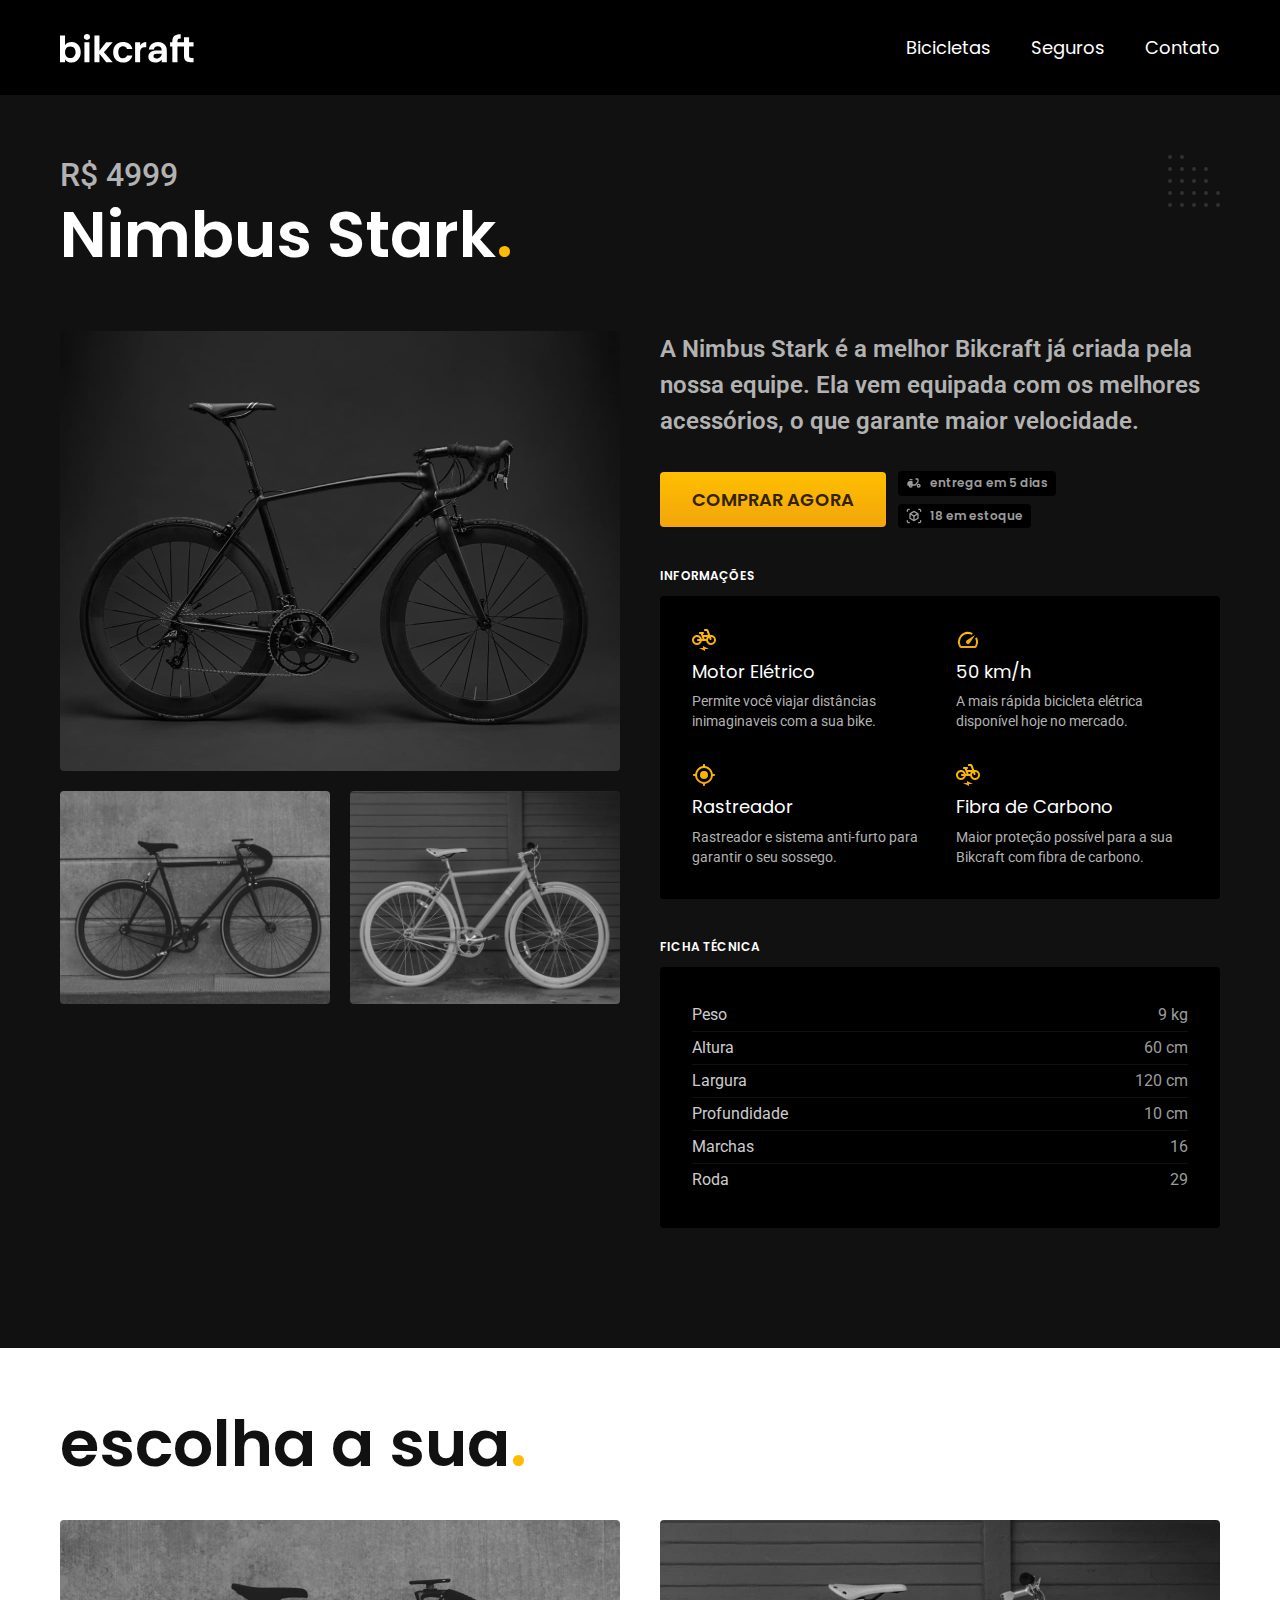
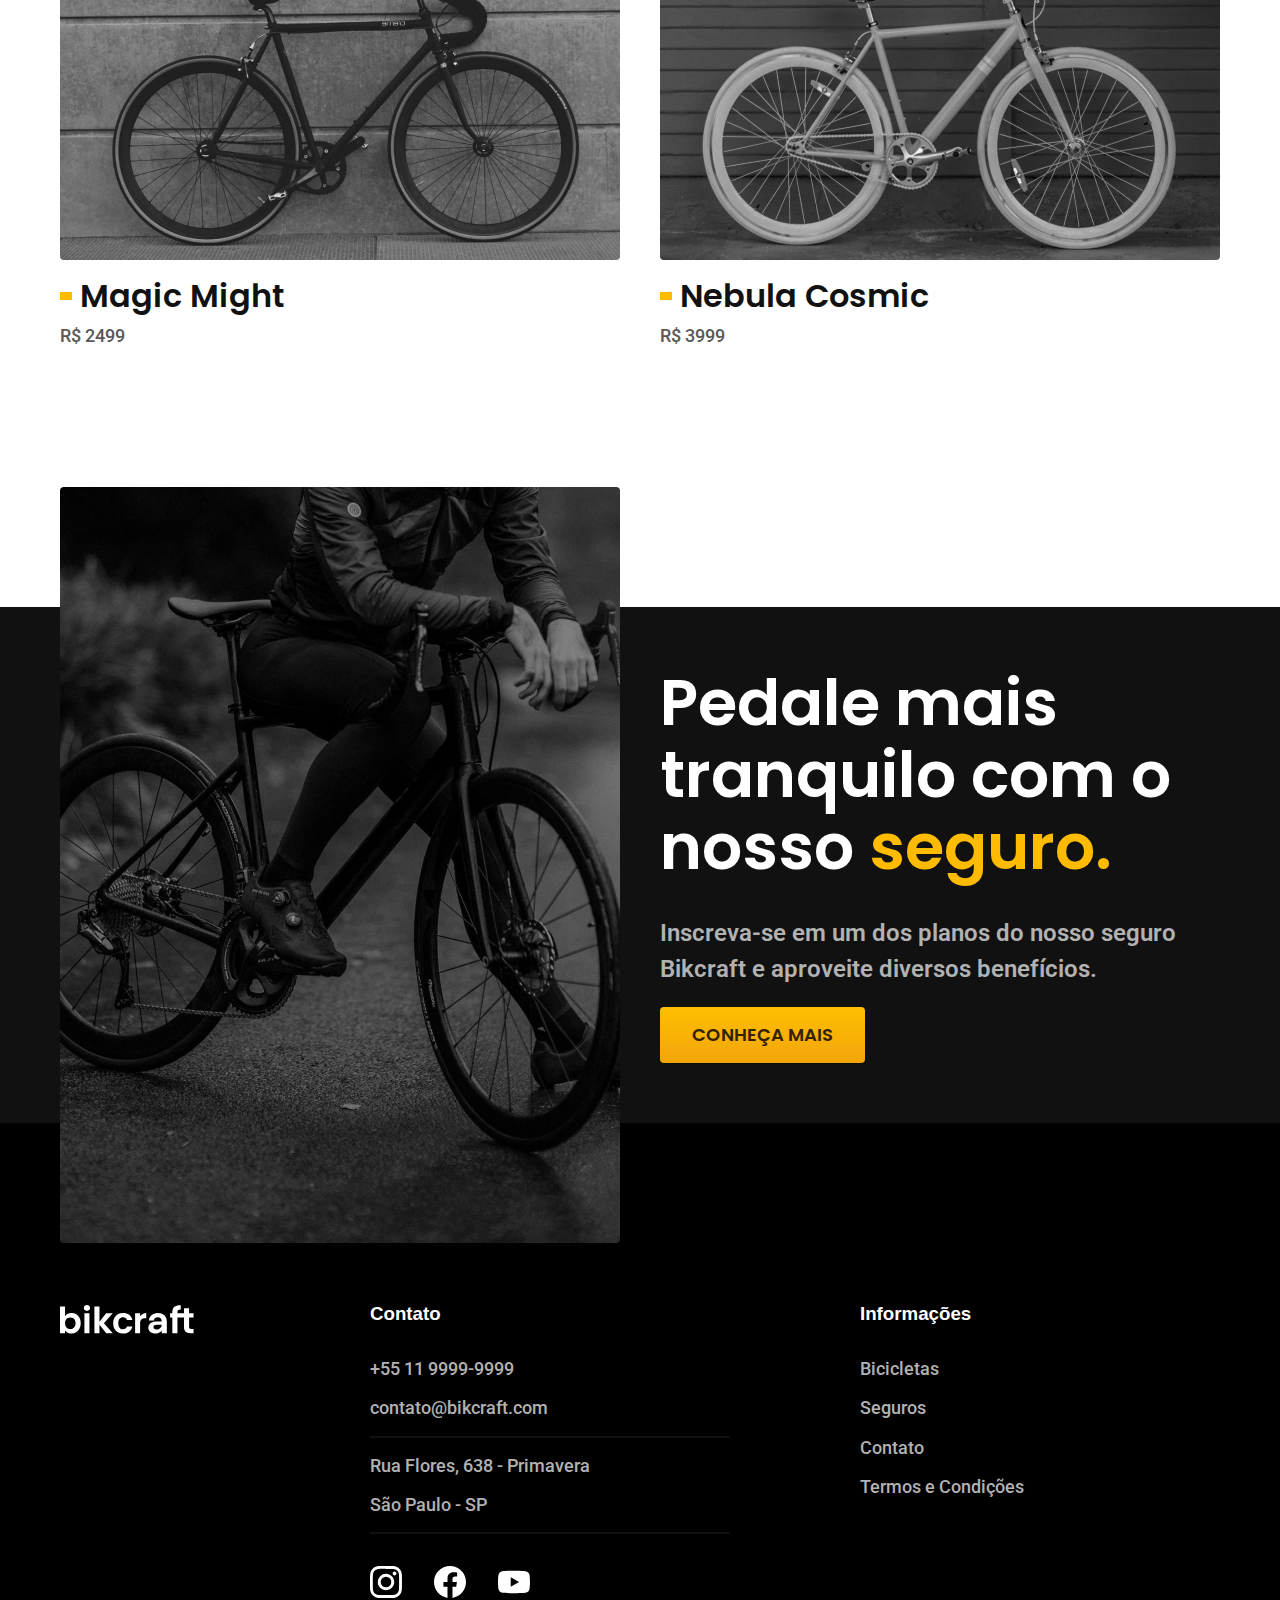
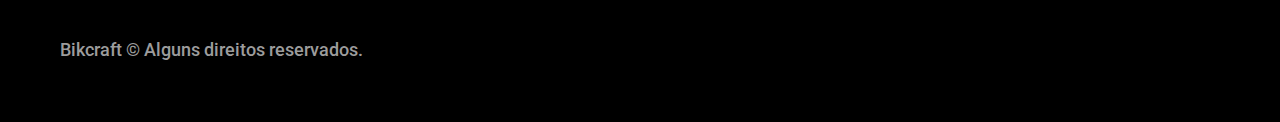
<file: assets/bicicletas/nimbus.html>
<!DOCTYPE html>
<html lang="pt-br">

<head>
  <meta charset="UTF-8">
  <meta http-equiv="X-UA-Compatible" content="IE=edge">
  <meta name="viewport" content="width=device-width, initial-scale=1.0">
  <title>Nimbus Stark | Bikcraft</title>
  <link rel="icon" type="image/x-icon" href="../img/favicon.svg">
  <meta name="description" content="Bicicleta Nimbus Stark.">
  <link href="../css/style.css" rel="stylesheet">
  <link rel="preconnect" href="https://fonts.googleapis.com">
  <link rel="preconnect" href="https://fonts.gstatic.com" crossorigin>
  <link href="https://fonts.googleapis.com/css2?family=Merriweather:ital,wght@1,900&family=Poppins:wght@400;600&family=Roboto:wght@400;500&display=swap" rel="stylesheet">

  <script>document.documentElement.classList.add('js')</script>
</head>

<body id="bicicleta">
  <header class="header__bg">
    <div class="header container">
      <a href="../../"><img src="../img/bikcraft.svg" width="136" height="32" alt="Bikcraft">
      </a>
      <nav arial-label="primaria">
        <ul class="header__menu font-1-m cor-0">
          <li><a href="../../bicicletas.html">Bicicletas</a></li>
          <li><a href="../../seguros.html">Seguros</a></li>
          <li><a href="../../contato.html">Contato</a></li>
        </ul>
      </nav>
    </div>
  </header>

  <main class="titulo__bg">
    <div>
      <div class="titulo container">
        <p class="font-2-xl cor-05">R$ 4999</p>
        <h1 class="font-1-xxl cor-0">Nimbus Stark<span class="cor-p1">.</span></h1>
      </div>
    </div>

    <div class="bicicleta container">
      <div class="bicicleta__imagens">
        <img src="../img/bicicleta/nimbus1.jpg" width="1120" height="880" alt="">
        <img src="../img/bicicleta/nimbus2.jpg" width="1120" height="880" alt="">
        <img src="../img/bicicleta/nimbus3.jpg" width="1120" height="880" alt="">
      </div>

      <div class="bicicleta__conteudo">
        <p class="font-2-l cor-05">A Nimbus Stark é a melhor Bikcraft já criada pela nossa equipe. Ela vem equipada com os melhores acessórios, o que garante maior velocidade.</p>
        <div class="bicicleta__comprar">
          <a class="botao" href="../../orcamento.html?tipo=bikcraft&produto=nimbus">Comprar Agora</a>
          <span class="font-1-xs cor-06"><img src="../img/icones/entrega.svg" width="16" height="16" alt="">entrega em 5 dias</span>
          <span class="font-1-xs cor-06"><img src="../img/icones/estoque.svg" width="16" height="16" alt="">18 em estoque</span>
        </div>

        <h2 class="font-1-xs cor-0">Informações</h2>
        <ul class="bicicleta__informacoes">
          <li>
            <img src="../img/icones/eletrica.svg" width="32" height="32" alt="">
            <h3 class="font-1-m cor-0">Motor Elétrico</h3>
            <p class="font-2-xs cor-05">Permite você viajar distâncias inimaginaveis com a sua bike.</p>
          </li>

          <li>
            <img src="../img/icones/velocidade.svg" width="32" height="32" alt="">
            <h3 class="font-1-m cor-0">50 km/h</h3>
            <p class="font-2-xs cor-05">A mais rápida bicicleta elétrica disponível hoje no mercado.</p>
          </li>

          <li>
            <img src="../img/icones/rastreador.svg" width="32" height="32" alt="">
            <h3 class="font-1-m cor-0">Rastreador</h3>
            <p class="font-2-xs cor-05">Rastreador e sistema anti-furto para garantir o seu sossego.</p>
          </li>

          <li>
            <img src="../img/icones/eletrica.svg" width="32" height="32" alt="">
            <h3 class="font-1-m cor-0">Fibra de Carbono</h3>
            <p class="font-2-xs cor-05">Maior proteção possível para a sua Bikcraft com fibra de carbono.</p>
          </li>
        </ul>

        <h2 class="font-1-xs cor-0">Ficha Técnica</h2>
        <ul class="bicicleta__ficha font-2-s cor-04">
          <li>Peso <span>9 kg</span></li>
          <li>Altura <span>60 cm</span></li>
          <li>Largura <span>120 cm</span></li>
          <li>Profundidade <span>10 cm</span></li>
          <li>Marchas <span>16</span></li>
          <li>Roda <span>29</span></li>
        </ul>
      </div>
  </main>

  <article class="bicicletas__lista container">
    <h2 class=" font-1-xxl">escolha a sua<span class="cor-p1">.</span></h2>

    <ul>
      <l1>
        <a href="./magic.html">
          <img src="../img/bicicletas/magic.jpg" width="1120" height="680" alt="Bicicleta preta">
          <h3 class="font-1-xl">Magic Might</h3>
          <span class="font-2-m cor-08">R$ 2499</span>
        </a>
      </l1>

      <l1>
        <a href="./nebula.html">
          <img src="../img/bicicletas/nebula.jpg" width="1120" height="680" alt="Bicicleta preta">
          <h3 class="font-1-xl">Nebula Cosmic</h3>
          <span class="font-2-m cor-08">R$ 3999</span>
        </a>
      </l1>
    </ul>
  </article>

  <article class="seguro__bg">
    <div class="seguro container">
      <div class="seguro__imagem">
        <img src="../img/fotos/seguros.jpg" width="1360" height="1512" alt="Pessoa parada em cima de uma bicicleta">
      </div>
      <div class="seguro__conteudo">
        <h2 class="font-1-xxl cor-0">Pedale mais tranquilo com o nosso <span class="cor-p1">seguro.</span></h2>
        <p class="font-2-l cor-05">Inscreva-se em um dos planos do nosso seguro Bikcraft e aproveite diversos benefícios.</p>
        <a href="../../seguros.html" class="botao">Conheça mais</a>
      </div>
    </div>
  </article>

  <footer class="footer__bg">
    <div class="footer container">
      <img src="../img/bikcraft.svg" width="136" height="32" alt="Bikcraft">
      <div class="footer__contato">
        <h3 class="font-2-1-b cor-0">Contato</h3>
        <ul class="font-2-m cor-05">
          <li><a href="tel:+55119999999">+55 11 9999-9999</a></li>
          <li><a href="mailto:contato@bikcraft.com">contato@bikcraft.com</a></li>
          <li>Rua Flores, 638 - Primavera</li>
          <li>São Paulo - SP</li>
        </ul>
        <div class="footer__redes">
          <a href="https://www.origamid.com/">
            <img src="../img/redes/instagram.svg" width="32" height="32" alt="Instagram">
          </a>
          <a href="https://www.origamid.com/">
            <img src="../img/redes/facebook.svg" width="32" height="32" alt="Facebook">
          </a>
          <a href="https://www.origamid.com/">
            <img src="../img/redes/youtube.svg" width="32" height="32" alt="Youtube">
          </a>
        </div>
      </div>

      <div class="footer__informacoes">
        <h3 class="font-2-1-b cor-0">Informações</h3>
        <nav>
          <ul class="font-2-m cor-05">
            <li><a href="../../bicicletas.html">Bicicletas</a></li>
            <li><a href="../../seguros.html">Seguros</a></li>
            <li><a href="../../contato.html">Contato</a></li>
            <li><a href="../../termos.html">Termos e Condições</a></li>
          </ul>
        </nav>
      </div>
      <p class="footer__copy font-2-m cor-06">Bikcraft © Alguns direitos reservados.</p>
    </div>
  </footer>
  <script src="./../js/script.js"></script>
</body>

</html>
</file>
<file: assets/css/style.css>
@import url(./global/global.css);
@import url(./utilidades/tipografia.css);
@import url(./utilidades/cores.css);
@import url(./utilidades/simple-anime.css);

@import url(./global/header.css);
@import url(./global/footer.css);

/* Utilidades */
@import url(./utilidades/componentes.css);
@import url(./utilidades/formulario.css);

/* HOME */
@import url(./home/introducao.css);
@import url(./home/tecnologia.css);
@import url(./home/parceiros.css);
@import url(./home/depoimento.css);

/* Bicicletas */
@import url(./bicicletas/bicicletas-lista.css);
@import url(./bicicletas/bicicletas.css);

/* Bicicleta */
@import url(./bicicleta/bicicleta.css);
@import url(./bicicleta/seguro.css);

/* Seguros */
@import url(./seguros/seguros.css);
@import url(./seguros/vantagens.css);
@import url(./seguros/perguntas.css);

/* Contato */
@import url(./contato/contato.css);
@import url(./contato/lojas.css);

/* Orcamento */
@import url(./orcamento/orcamento.css);

/* Termos */
@import url(./termos/termos.css);
</file>
